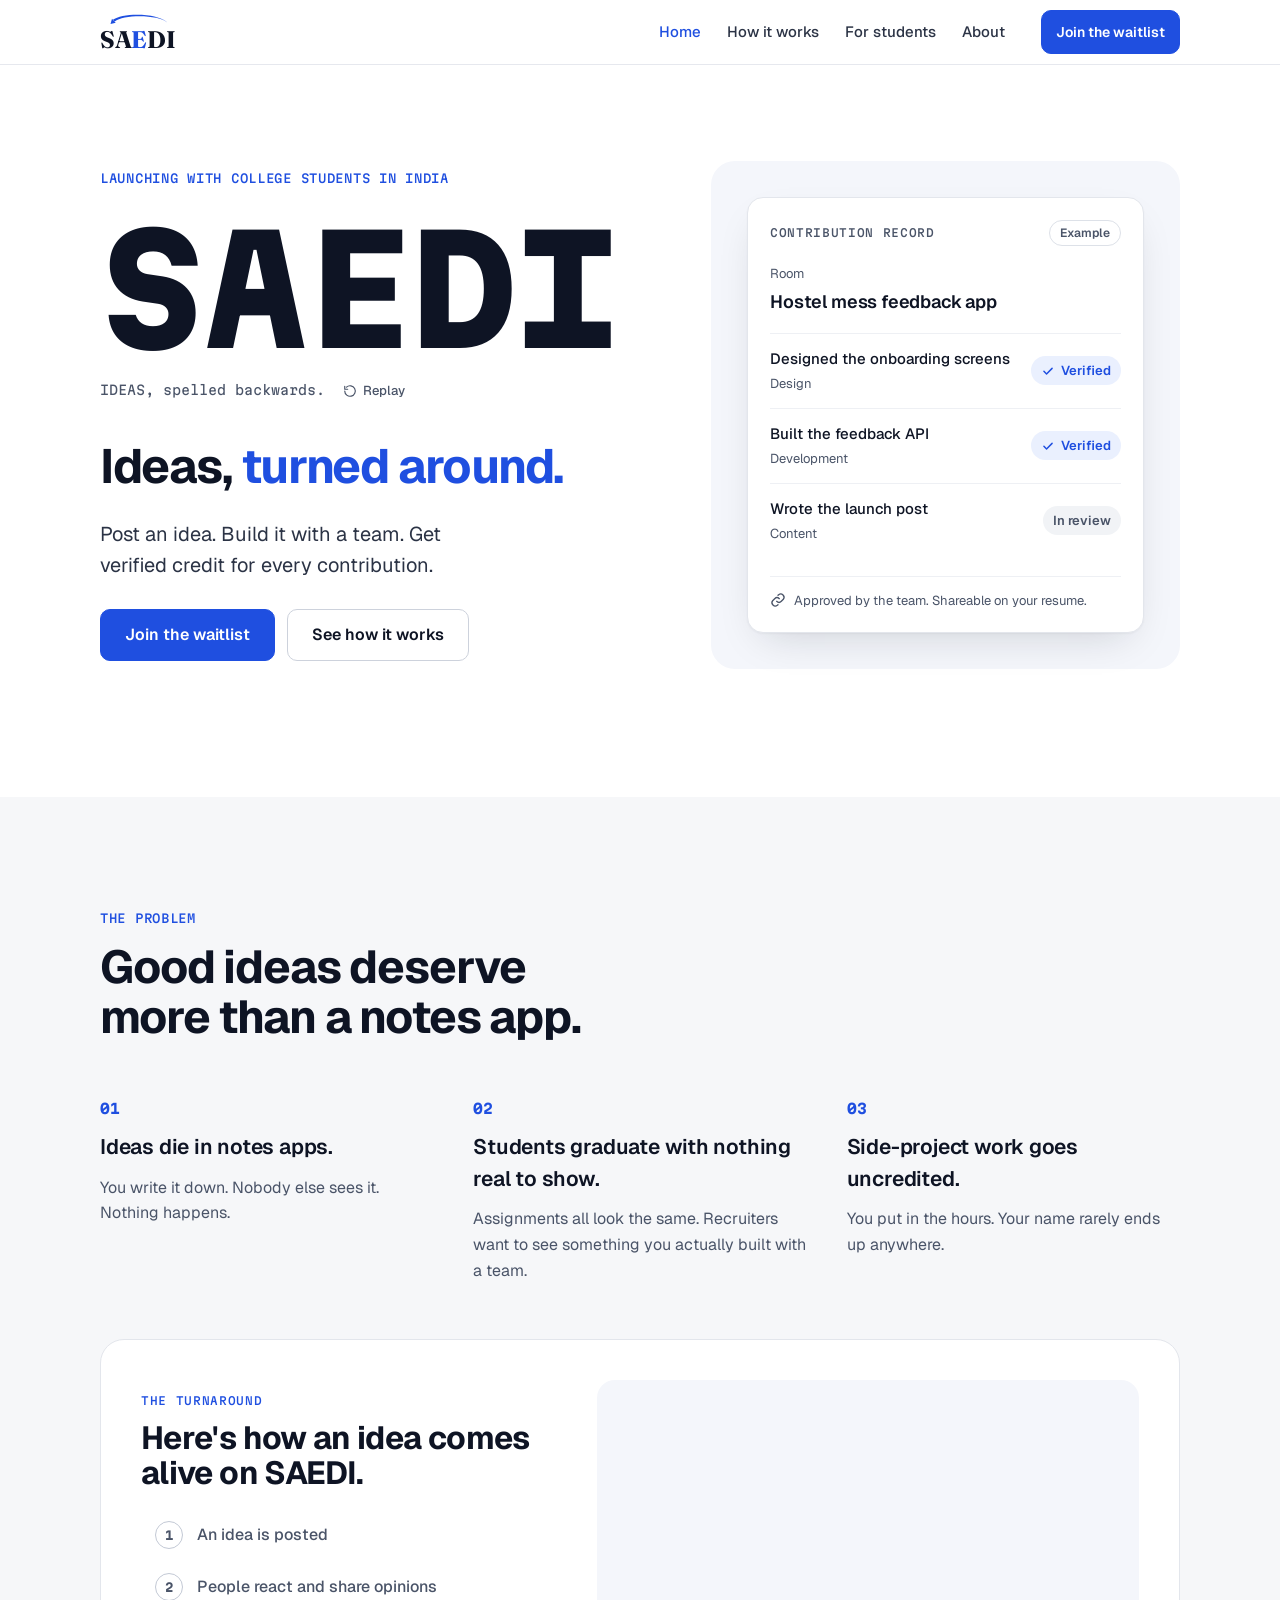
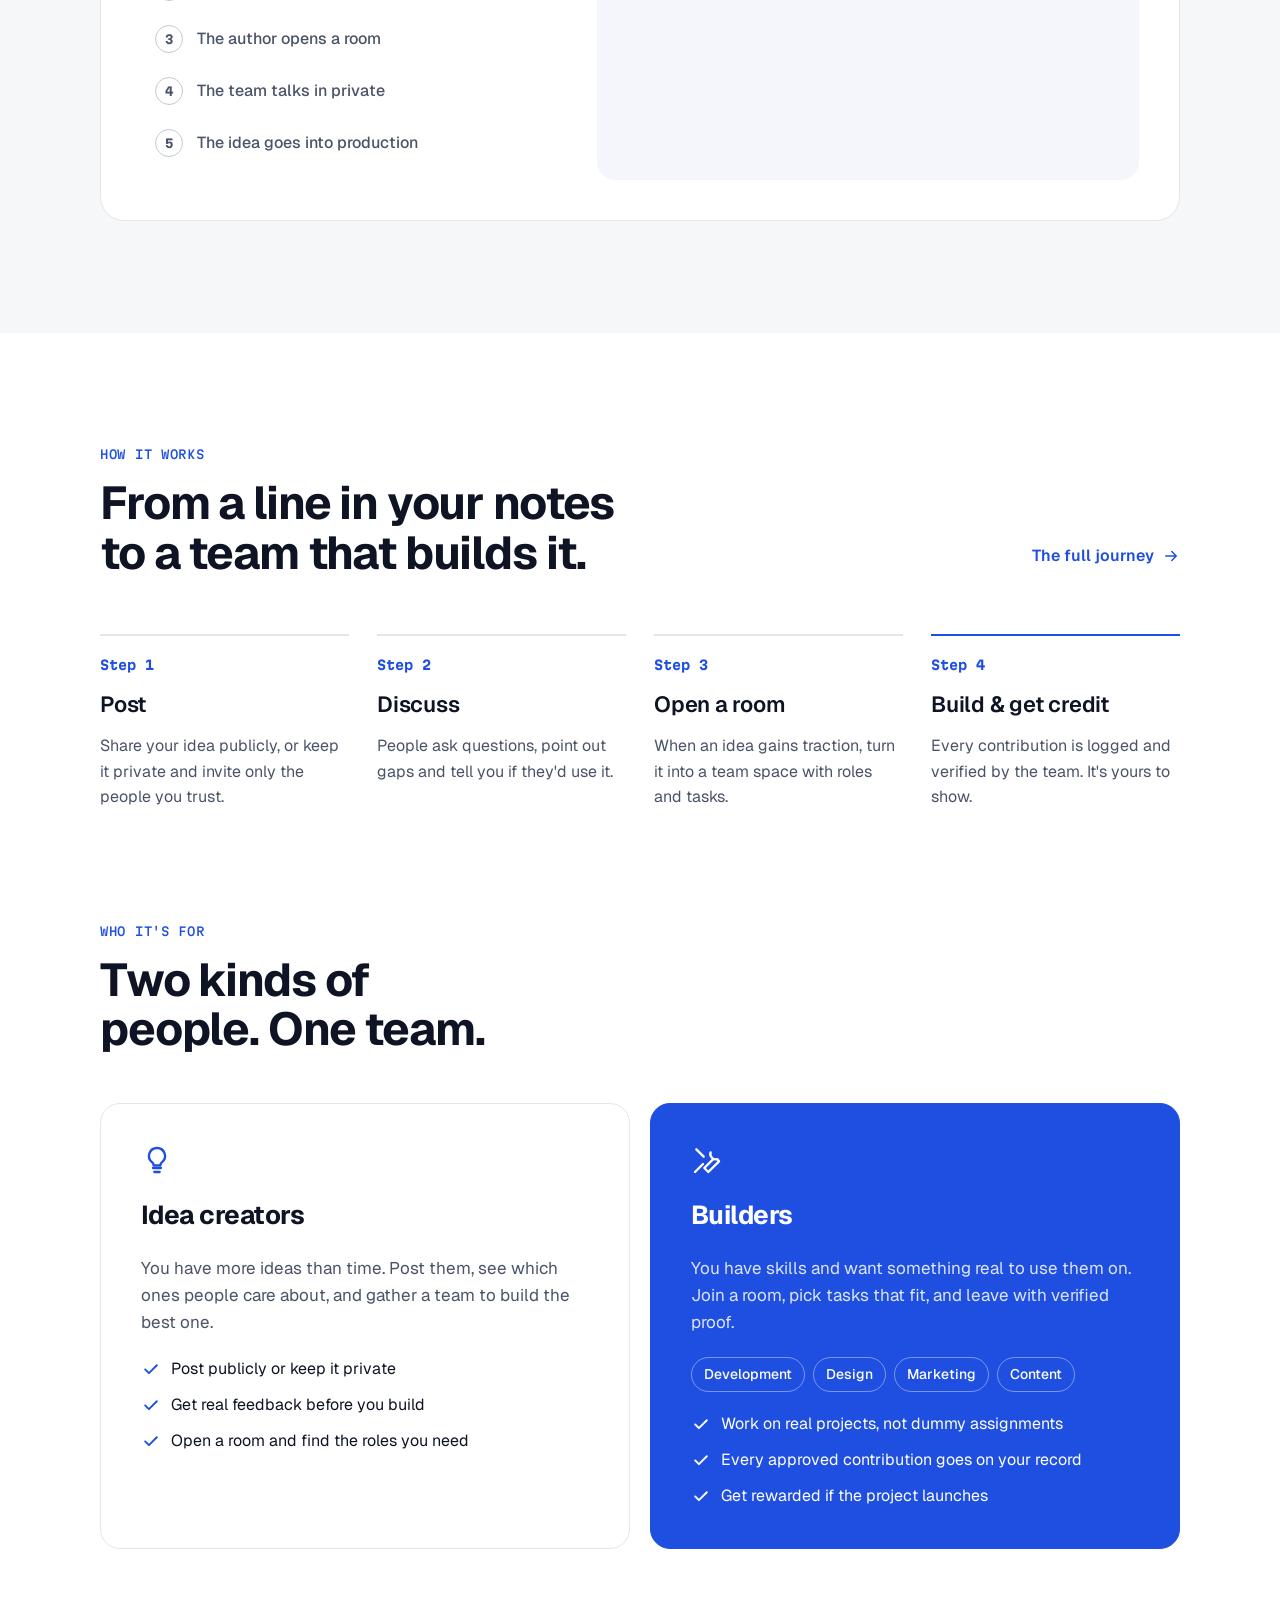
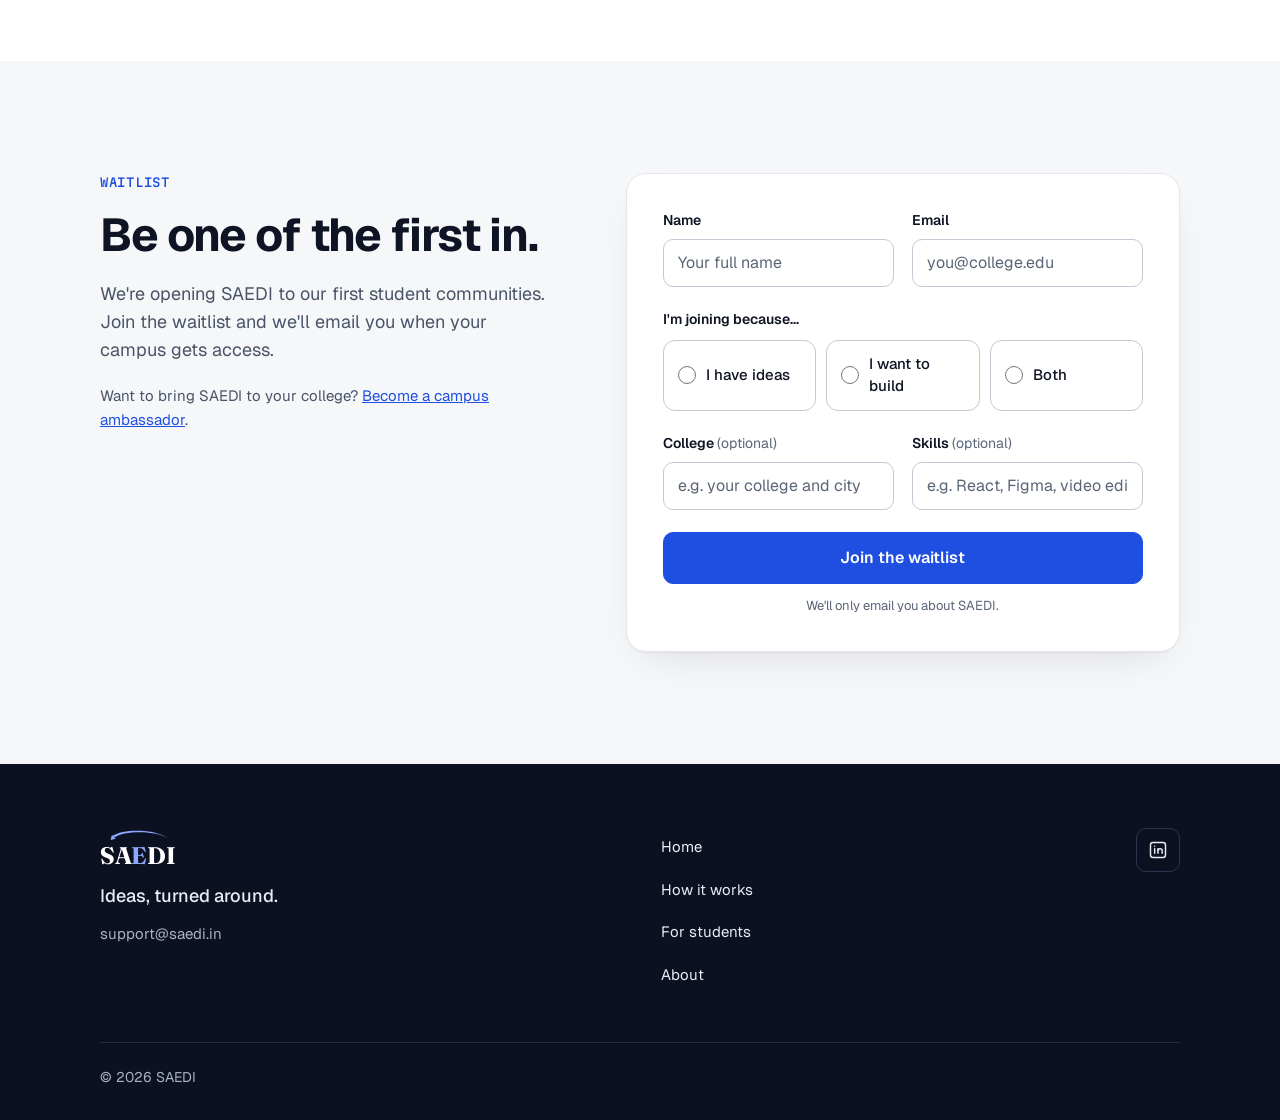
<file: index.html>
<!doctype html>
<html lang="en">
<head>
<meta charset="utf-8">
<meta name="viewport" content="width=device-width, initial-scale=1">
<title>SAEDI — Ideas, turned around.</title>
<meta name="description" content="Post an idea. Build it with a team. Get verified credit for every contribution. SAEDI is launching with college students in India.">
<meta name="theme-color" content="#1F4FE0">
<link rel="canonical" href="https://saedi.in/">
<meta property="og:url" content="https://saedi.in/">
<meta property="og:type" content="website">
<meta property="og:title" content="SAEDI — Ideas, turned around.">
<meta property="og:description" content="Post an idea. Build it with a team. Get verified credit for every contribution.">
<link rel="icon" href="assets/favicon.svg" type="image/svg+xml">
<link rel="preconnect" href="https://fonts.googleapis.com">
<link rel="preconnect" href="https://fonts.gstatic.com" crossorigin>
<link rel="stylesheet" href="https://fonts.googleapis.com/css2?family=Geist:wght@400;500;600;700&family=Martian+Mono:wght@500;700;800&family=Fraunces:opsz,wght@9..144,700&display=swap">
<link rel="stylesheet" href="css/styles.css">
</head>
<body>

<header class="hdr">
  <div class="wrap hdr__row">
    <a class="wordmark" href="index.html" aria-label="SAEDI home">
      <svg viewBox="0 0 500 90" aria-hidden="true"><path d="M450 72 C 392 6, 148 2, 86 52 L 98 64 C 156 16, 388 16, 450 72 Z" fill="currentColor"/><path d="M70 79 L79.6 45 L104.4 71 Z" fill="currentColor"/></svg>
      <span class="wordmark__text">SA<span class="e">E</span>DI</span>
    </a>
    <nav class="nav" id="site-nav" aria-label="Main">
      <a href="index.html" aria-current="page">Home</a>
      <a href="how-it-works.html">How it works</a>
      <a href="for-students.html">For students</a>
      <a href="about.html">About</a>
    </nav>
    <a class="btn" href="#waitlist">Join the waitlist</a>
    <button class="menu-btn" type="button" aria-label="Open menu" aria-controls="site-nav" aria-expanded="false">
      <svg class="ico-open" width="20" height="20" viewBox="0 0 24 24" fill="none" stroke="currentColor" stroke-width="2" stroke-linecap="round" aria-hidden="true"><path d="M4 7h16M4 12h16M4 17h16"/></svg>
      <svg class="ico-close" width="20" height="20" viewBox="0 0 24 24" fill="none" stroke="currentColor" stroke-width="2" stroke-linecap="round" aria-hidden="true"><path d="M6 6l12 12M18 6L6 18"/></svg>
    </button>
  </div>
</header>

<main>

  <!-- Hero -->
  <section class="hero" aria-labelledby="hero-title">
    <div class="wrap hero__grid">
      <div class="hero__copy">
        <p class="eyebrow">Launching with college students in India</p>
        <div class="hero__title-block">
          <h1 class="flip" id="hero-title"><span class="sr-only">SAEDI</span><span class="l l1" aria-hidden="true">I</span><span class="l l2" aria-hidden="true">D</span><span class="l l3" aria-hidden="true">E</span><span class="l l4" aria-hidden="true">A</span><span class="l l5" aria-hidden="true">S</span></h1>
          <div class="flip-note">
            <span class="flip-note__text">IDEAS, spelled backwards.</span>
            <button class="replay" type="button"><svg width="14" height="14" viewBox="0 0 24 24" fill="none" stroke="currentColor" stroke-width="2" stroke-linecap="round" stroke-linejoin="round" aria-hidden="true"><path d="M3 12a9 9 0 1 0 3-6.7"/><path d="M3 4v5h5"/></svg>Replay</button>
          </div>
        </div>
        <p class="hero__tagline">Ideas, <em>turned around.</em></p>
        <p class="lead hero__lead">Post an idea. Build it with a team. Get verified credit for every contribution.</p>
        <div class="actions">
          <a class="btn btn--lg" href="#waitlist">Join the waitlist</a>
          <a class="btn btn--ghost btn--lg" href="how-it-works.html">See how it works</a>
        </div>
      </div>

      <figure class="hero__fig">
        <div class="panel">
          <div class="record">
            <div class="record__top">
              <span class="mono-lbl">Contribution record</span>
              <span class="tag">Example</span>
            </div>
            <div class="record__room">
              <span class="record__room-lbl">Room</span>
              <span class="record__room-name">Hostel mess feedback app</span>
            </div>
            <ul class="record__list">
              <li class="record__item">
                <div class="record__task"><span class="record__task-name">Designed the onboarding screens</span><span class="record__task-role">Design</span></div>
                <span class="pill"><svg width="14" height="14" viewBox="0 0 24 24" fill="none" stroke="currentColor" stroke-width="2.5" stroke-linecap="round" stroke-linejoin="round" aria-hidden="true"><path d="M5 12.5l4.5 4.5L19 7.5"/></svg>Verified</span>
              </li>
              <li class="record__item">
                <div class="record__task"><span class="record__task-name">Built the feedback API</span><span class="record__task-role">Development</span></div>
                <span class="pill"><svg width="14" height="14" viewBox="0 0 24 24" fill="none" stroke="currentColor" stroke-width="2.5" stroke-linecap="round" stroke-linejoin="round" aria-hidden="true"><path d="M5 12.5l4.5 4.5L19 7.5"/></svg>Verified</span>
              </li>
              <li class="record__item">
                <div class="record__task"><span class="record__task-name">Wrote the launch post</span><span class="record__task-role">Content</span></div>
                <span class="pill pill--muted">In review</span>
              </li>
            </ul>
            <div class="record__foot">
              <svg width="16" height="16" viewBox="0 0 24 24" fill="none" stroke="currentColor" stroke-width="2" stroke-linecap="round" stroke-linejoin="round" aria-hidden="true"><path d="M10 14a5 5 0 0 0 7 0l3-3a5 5 0 0 0-7-7l-1 1"/><path d="M14 10a5 5 0 0 0-7 0l-3 3a5 5 0 0 0 7 7l1-1"/></svg>
              <span>Approved by the team. Shareable on your resume.</span>
            </div>
          </div>
        </div>
        <figcaption class="sr-only">An example contribution record: tasks in a room, each verified by the team.</figcaption>
      </figure>
    </div>
  </section>

  <!-- The problem + the turnaround -->
  <section class="sec sec--soft" aria-labelledby="problem-title">
    <div class="wrap col" style="--gap: 56px">
      <div class="sec__head" style="--w: 720px">
        <p class="eyebrow">The problem</p>
        <h2 class="h2" id="problem-title">Good ideas deserve more than a notes app.</h2>
      </div>

      <div class="problems">
        <div class="problem">
          <span class="problem__num">01</span>
          <h3>Ideas die in notes apps.</h3>
          <p>You write it down. Nobody else sees it. Nothing happens.</p>
        </div>
        <div class="problem">
          <span class="problem__num">02</span>
          <h3>Students graduate with nothing real to show.</h3>
          <p>Assignments all look the same. Recruiters want to see something you actually built with a team.</p>
        </div>
        <div class="problem">
          <span class="problem__num">03</span>
          <h3>Side-project work goes uncredited.</h3>
          <p>You put in the hours. Your name rarely ends up anywhere.</p>
        </div>
      </div>

      <div class="flow">
        <div class="flow__intro">
          <div class="flow__head">
            <span class="mono-lbl" style="color: var(--blue)">The turnaround</span>
            <h3 class="flow__title">Here's how an idea comes alive on SAEDI.</h3>
          </div>
          <ol class="stl">
            <li class="st" style="animation-delay: 0s"><span class="n" style="animation-delay: 0s">1</span>An idea is posted</li>
            <li class="st" style="animation-delay: 4s"><span class="n" style="animation-delay: 4s">2</span>People react and share opinions</li>
            <li class="st" style="animation-delay: 8s"><span class="n" style="animation-delay: 8s">3</span>The author opens a room</li>
            <li class="st" style="animation-delay: 12s"><span class="n" style="animation-delay: 12s">4</span>The team talks in private</li>
            <li class="st" style="animation-delay: 16s"><span class="n" style="animation-delay: 16s">5</span>The idea goes into production</li>
          </ol>
        </div>

        <div class="stagebox" aria-hidden="true">
          <!-- Scene 1: new idea -->
          <div class="sc" style="animation-delay: 0s">
            <div class="fcard fcard--col">
              <div class="fcard__row"><span class="mono-lbl">New idea</span><span class="badge">Public</span></div>
              <span class="fcard__title">Hostel mess feedback app</span>
              <span class="fcard__text">Let students rate each meal and flag issues, so the mess team knows what to fix first.</span>
              <span class="fcard__meta">Posted just now</span>
            </div>
          </div>

          <!-- Scene 2: discussion -->
          <div class="sc" style="animation-delay: 4s">
            <div class="fcard fcard--bar fcard__row"><span class="fcard__title fcard__title--sm">Hostel mess feedback app</span><span class="mono-lbl">Discussion</span></div>
            <div class="bub pop" style="animation-delay: 4.6s"><span class="av">D</span><div class="msg"><small>Developer</small>I'd use this every single day.</div></div>
            <div class="bub pop" style="animation-delay: 5.4s"><span class="av">S</span><div class="msg"><small>Student</small>How will the mess staff see the feedback?</div></div>
            <div class="bub pop" style="animation-delay: 6.2s"><span class="av">M</span><div class="msg"><small>Marketer</small>I can help spread it across my hostel.</div></div>
          </div>

          <!-- Scene 3: room opened -->
          <div class="sc" style="animation-delay: 8s">
            <div class="fcard fcard--col-lg">
              <div class="room-head">
                <span class="room-head__ico"><svg width="18" height="18" viewBox="0 0 24 24" fill="none" stroke="currentColor" stroke-width="2" stroke-linecap="round" stroke-linejoin="round"><path d="M4 21V5a2 2 0 0 1 2-2h8l6 6v12"/><path d="M2 21h20"/><path d="M14 13v.01"/></svg></span>
                <div class="room-head__text"><span class="mono-lbl">Room opened</span><span class="fcard__title fcard__title--md">Hostel mess feedback app</span></div>
              </div>
              <div class="roles">
                <div class="role pop" style="animation-delay: 8.6s"><span class="role__name">Developer</span><span class="role__state">Joined</span></div>
                <div class="role pop" style="animation-delay: 9.2s"><span class="role__name">Designer</span><span class="role__state">Joined</span></div>
                <div class="role pop" style="animation-delay: 9.8s"><span class="role__name">Marketer</span><span class="role__state">Joined</span></div>
                <div class="role role--open"><span class="role__name">Writer</span><span class="role__state">Open role</span></div>
              </div>
            </div>
          </div>

          <!-- Scene 4: private team chat -->
          <div class="sc" style="animation-delay: 12s">
            <div class="fcard fcard--col">
              <div class="fcard__row fcard__row--divided">
                <span class="fcard__title fcard__title--sm">Team chat</span>
                <span class="lock"><svg width="14" height="14" viewBox="0 0 24 24" fill="none" stroke="currentColor" stroke-width="2" stroke-linecap="round" stroke-linejoin="round"><rect x="4" y="11" width="16" height="10" rx="2"/><path d="M8 11V7a4 4 0 0 1 8 0v4"/></svg>Private to the room</span>
              </div>
              <div class="bub pop" style="animation-delay: 12.5s"><span class="av">De</span><div class="msg"><small>Designer</small>Onboarding screens are ready for review.</div></div>
              <div class="msg--me pop" style="animation-delay: 13.3s">Looks great. Approving it now.</div>
              <div class="bub pop" style="animation-delay: 14.1s"><span class="av">Dv</span><div class="msg"><small>Developer</small>Feedback API is up for testing.</div></div>
            </div>
          </div>

          <!-- Scene 5: in production -->
          <div class="sc" style="animation-delay: 16s">
            <div class="fcard fcard--col">
              <div class="fcard__row"><span class="fcard__title fcard__title--lg">Hostel mess feedback app</span><span class="badge badge--live"><i></i>In production</span></div>
              <div class="fcard__line pop" style="animation-delay: 16.6s"><span>Onboarding design</span><b>Verified</b></div>
              <div class="fcard__line pop" style="animation-delay: 17.1s"><span>Feedback API</span><b>Verified</b></div>
              <div class="fcard__line pop" style="animation-delay: 17.6s"><span>Hostel launch campaign</span><b>Verified</b></div>
              <span class="fcard__meta">Contributors are rewarded according to their contribution.</span>
            </div>
          </div>
        </div>
      </div>
    </div>
  </section>

  <!-- How it works (summary) -->
  <section class="sec" aria-labelledby="how-title">
    <div class="wrap col" style="--gap: 56px">
      <div class="sec__bar">
        <div class="sec__head">
          <p class="eyebrow">How it works</p>
          <h2 class="h2" id="how-title">From a line in your notes to a team that builds it.</h2>
        </div>
        <a class="link-more" href="how-it-works.html">The full journey<svg width="18" height="18" viewBox="0 0 24 24" fill="none" stroke="currentColor" stroke-width="2" stroke-linecap="round" stroke-linejoin="round" aria-hidden="true"><path d="M5 12h14M13 6l6 6-6 6"/></svg></a>
      </div>
      <ol class="steps">
        <li class="step">
          <span class="step__num">Step 1</span>
          <h3>Post</h3>
          <p>Share your idea publicly, or keep it private and invite only the people you trust.</p>
        </li>
        <li class="step">
          <span class="step__num">Step 2</span>
          <h3>Discuss</h3>
          <p>People ask questions, point out gaps and tell you if they'd use it.</p>
        </li>
        <li class="step">
          <span class="step__num">Step 3</span>
          <h3>Open a room</h3>
          <p>When an idea gains traction, turn it into a team space with roles and tasks.</p>
        </li>
        <li class="step step--accent">
          <span class="step__num">Step 4</span>
          <h3>Build &amp; get credit</h3>
          <p>Every contribution is logged and verified by the team. It's yours to show.</p>
        </li>
      </ol>
    </div>
  </section>

  <!-- Who it's for -->
  <section class="sec sec--flush-top" aria-labelledby="who-title">
    <div class="wrap col" style="--gap: 48px">
      <div class="sec__head">
        <p class="eyebrow">Who it's for</p>
        <h2 class="h2" id="who-title">Two kinds of people. One team.</h2>
      </div>
      <div class="who">
        <div class="who__card">
          <svg width="32" height="32" viewBox="0 0 24 24" fill="none" stroke="#1F4FE0" stroke-width="1.75" stroke-linecap="round" stroke-linejoin="round" aria-hidden="true"><path d="M9 18h6M10 21h4M12 3a6 6 0 0 0-3.6 10.8c.6.5 1 1.2 1 2V16h5.2v-.2c0-.8.4-1.5 1-2A6 6 0 0 0 12 3z"/></svg>
          <h3>Idea creators</h3>
          <p>You have more ideas than time. Post them, see which ones people care about, and gather a team to build the best one.</p>
          <ul class="checks">
            <li><svg width="20" height="20" viewBox="0 0 24 24" fill="none" stroke="#1F4FE0" stroke-width="2.25" stroke-linecap="round" stroke-linejoin="round" aria-hidden="true"><path d="M5 12.5l4.5 4.5L19 7.5"/></svg>Post publicly or keep it private</li>
            <li><svg width="20" height="20" viewBox="0 0 24 24" fill="none" stroke="#1F4FE0" stroke-width="2.25" stroke-linecap="round" stroke-linejoin="round" aria-hidden="true"><path d="M5 12.5l4.5 4.5L19 7.5"/></svg>Get real feedback before you build</li>
            <li><svg width="20" height="20" viewBox="0 0 24 24" fill="none" stroke="#1F4FE0" stroke-width="2.25" stroke-linecap="round" stroke-linejoin="round" aria-hidden="true"><path d="M5 12.5l4.5 4.5L19 7.5"/></svg>Open a room and find the roles you need</li>
          </ul>
        </div>
        <div class="who__card who__card--blue">
          <svg width="32" height="32" viewBox="0 0 24 24" fill="none" stroke="#FFFFFF" stroke-width="1.75" stroke-linecap="round" stroke-linejoin="round" aria-hidden="true"><path d="M14.7 6.3a4 4 0 0 0 5 5L21 13l-8 8-3-3 6.3-6.3"/><path d="M3 21l6-6"/><path d="M9.5 9.5L4 4"/></svg>
          <h3>Builders</h3>
          <p>You have skills and want something real to use them on. Join a room, pick tasks that fit, and leave with verified proof.</p>
          <div class="chips">
            <span class="chip chip--outline">Development</span>
            <span class="chip chip--outline">Design</span>
            <span class="chip chip--outline">Marketing</span>
            <span class="chip chip--outline">Content</span>
          </div>
          <ul class="checks">
            <li><svg width="20" height="20" viewBox="0 0 24 24" fill="none" stroke="#FFFFFF" stroke-width="2.25" stroke-linecap="round" stroke-linejoin="round" aria-hidden="true"><path d="M5 12.5l4.5 4.5L19 7.5"/></svg>Work on real projects, not dummy assignments</li>
            <li><svg width="20" height="20" viewBox="0 0 24 24" fill="none" stroke="#FFFFFF" stroke-width="2.25" stroke-linecap="round" stroke-linejoin="round" aria-hidden="true"><path d="M5 12.5l4.5 4.5L19 7.5"/></svg>Every approved contribution goes on your record</li>
            <li><svg width="20" height="20" viewBox="0 0 24 24" fill="none" stroke="#FFFFFF" stroke-width="2.25" stroke-linecap="round" stroke-linejoin="round" aria-hidden="true"><path d="M5 12.5l4.5 4.5L19 7.5"/></svg>Get rewarded if the project launches</li>
          </ul>
        </div>
      </div>
    </div>
  </section>

  <!-- Waitlist -->
  <section class="sec sec--soft" id="waitlist" aria-labelledby="wl-title">
    <div class="wrap wl">
      <div class="col" style="--gap: 20px">
        <p class="eyebrow">Waitlist</p>
        <h2 class="h2" id="wl-title">Be one of the first in.</h2>
        <p class="lead">We're opening SAEDI to our first student communities. Join the waitlist and we'll email you when your campus gets access.</p>
        <p class="note">Want to bring SAEDI to your college? <a href="for-students.html#ambassador">Become a campus ambassador</a>.</p>
      </div>

      <div class="wl-form">
        <form aria-label="Join the SAEDI waitlist">
          <div class="wl-form__row">
            <div class="field">
              <label for="wl-name">Name</label>
              <input class="input" id="wl-name" name="name" type="text" autocomplete="name" required placeholder="Your full name">
            </div>
            <div class="field">
              <label for="wl-email">Email</label>
              <input class="input" id="wl-email" name="email" type="email" autocomplete="email" required placeholder="you@college.edu">
            </div>
          </div>
          <fieldset>
            <legend>I'm joining because…</legend>
            <div class="choices">
              <label class="choice" for="wl-role-ideas"><input id="wl-role-ideas" type="radio" name="role" value="ideas" required>I have ideas</label>
              <label class="choice" for="wl-role-build"><input id="wl-role-build" type="radio" name="role" value="build">I want to build</label>
              <label class="choice" for="wl-role-both"><input id="wl-role-both" type="radio" name="role" value="both">Both</label>
            </div>
          </fieldset>
          <div class="wl-form__row">
            <div class="field">
              <label for="wl-college">College <span class="opt">(optional)</span></label>
              <input class="input" id="wl-college" name="college" type="text" autocomplete="organization" placeholder="e.g. your college and city">
            </div>
            <div class="field">
              <label for="wl-skills">Skills <span class="opt">(optional)</span></label>
              <input class="input" id="wl-skills" name="skills" type="text" placeholder="e.g. React, Figma, video editing">
            </div>
          </div>
          <div class="hp" aria-hidden="true"><label for="wl-website">Website</label><input id="wl-website" name="website" type="text" tabindex="-1" autocomplete="off"></div>
          <div class="wl-form__submit">
            <p class="wl-form__error" role="alert" hidden>Something went wrong. Please try again, or email us at <a href="mailto:support@saedi.in">support@saedi.in</a>.</p>
            <button class="btn btn--lg btn--block" type="submit">Join the waitlist</button>
            <p class="wl-form__fine">We'll only email you about SAEDI.</p>
          </div>
        </form>
        <div class="wl-form__done" role="status">
          <span class="wl-form__check"><svg width="28" height="28" viewBox="0 0 24 24" fill="none" stroke="currentColor" stroke-width="2.5" stroke-linecap="round" stroke-linejoin="round" aria-hidden="true"><path d="M5 12.5l4.5 4.5L19 7.5"/></svg></span>
          <h3>You're on the list, <span data-first>friend</span>.</h3>
          <p>We'll email <strong data-email></strong> when SAEDI opens for your campus.</p>
          <p>Know someone with an idea, or the skills to build one? Send them our way.</p>
          <button class="btn btn--ghost wl-form__reset" type="button">Add someone else</button>
        </div>
      </div>
    </div>
  </section>

</main>

<footer class="ftr">
  <div class="wrap ftr__inner">
    <div class="ftr__row">
      <div class="ftr__brand">
        <a class="wordmark" href="index.html" aria-label="SAEDI home">
          <svg viewBox="0 0 500 90" aria-hidden="true"><path d="M450 72 C 392 6, 148 2, 86 52 L 98 64 C 156 16, 388 16, 450 72 Z" fill="currentColor"/><path d="M70 79 L79.6 45 L104.4 71 Z" fill="currentColor"/></svg>
          <span class="wordmark__text">SA<span class="e">E</span>DI</span>
        </a>
        <p class="ftr__tag">Ideas, turned around.</p>
        <a class="ftr__mail" href="mailto:support@saedi.in">support@saedi.in</a>
      </div>
      <nav class="ftr__nav" aria-label="Footer">
        <a href="index.html">Home</a>
        <a href="how-it-works.html">How it works</a>
        <a href="for-students.html">For students</a>
        <a href="about.html">About</a>
      </nav>
      <div class="ftr__soc">
        <a class="soc" href="https://www.linkedin.com/company/saedi-in/" target="_blank" rel="noopener" aria-label="SAEDI on LinkedIn"><svg width="20" height="20" viewBox="0 0 24 24" fill="none" stroke="currentColor" stroke-width="1.75" stroke-linecap="round" stroke-linejoin="round" aria-hidden="true"><rect x="3" y="3" width="18" height="18" rx="3"/><path d="M8 10.5V16"/><path d="M8 7.5v.01"/><path d="M12 16v-5.5"/><path d="M12 13a2.5 2.5 0 0 1 5 0v3"/></svg></a>
      </div>
    </div>
    <div class="ftr__legal">© 2026 SAEDI</div>
  </div>
</footer>

<script src="js/config.js"></script>
<script src="js/main.js"></script>
</body>
</html>
</file>
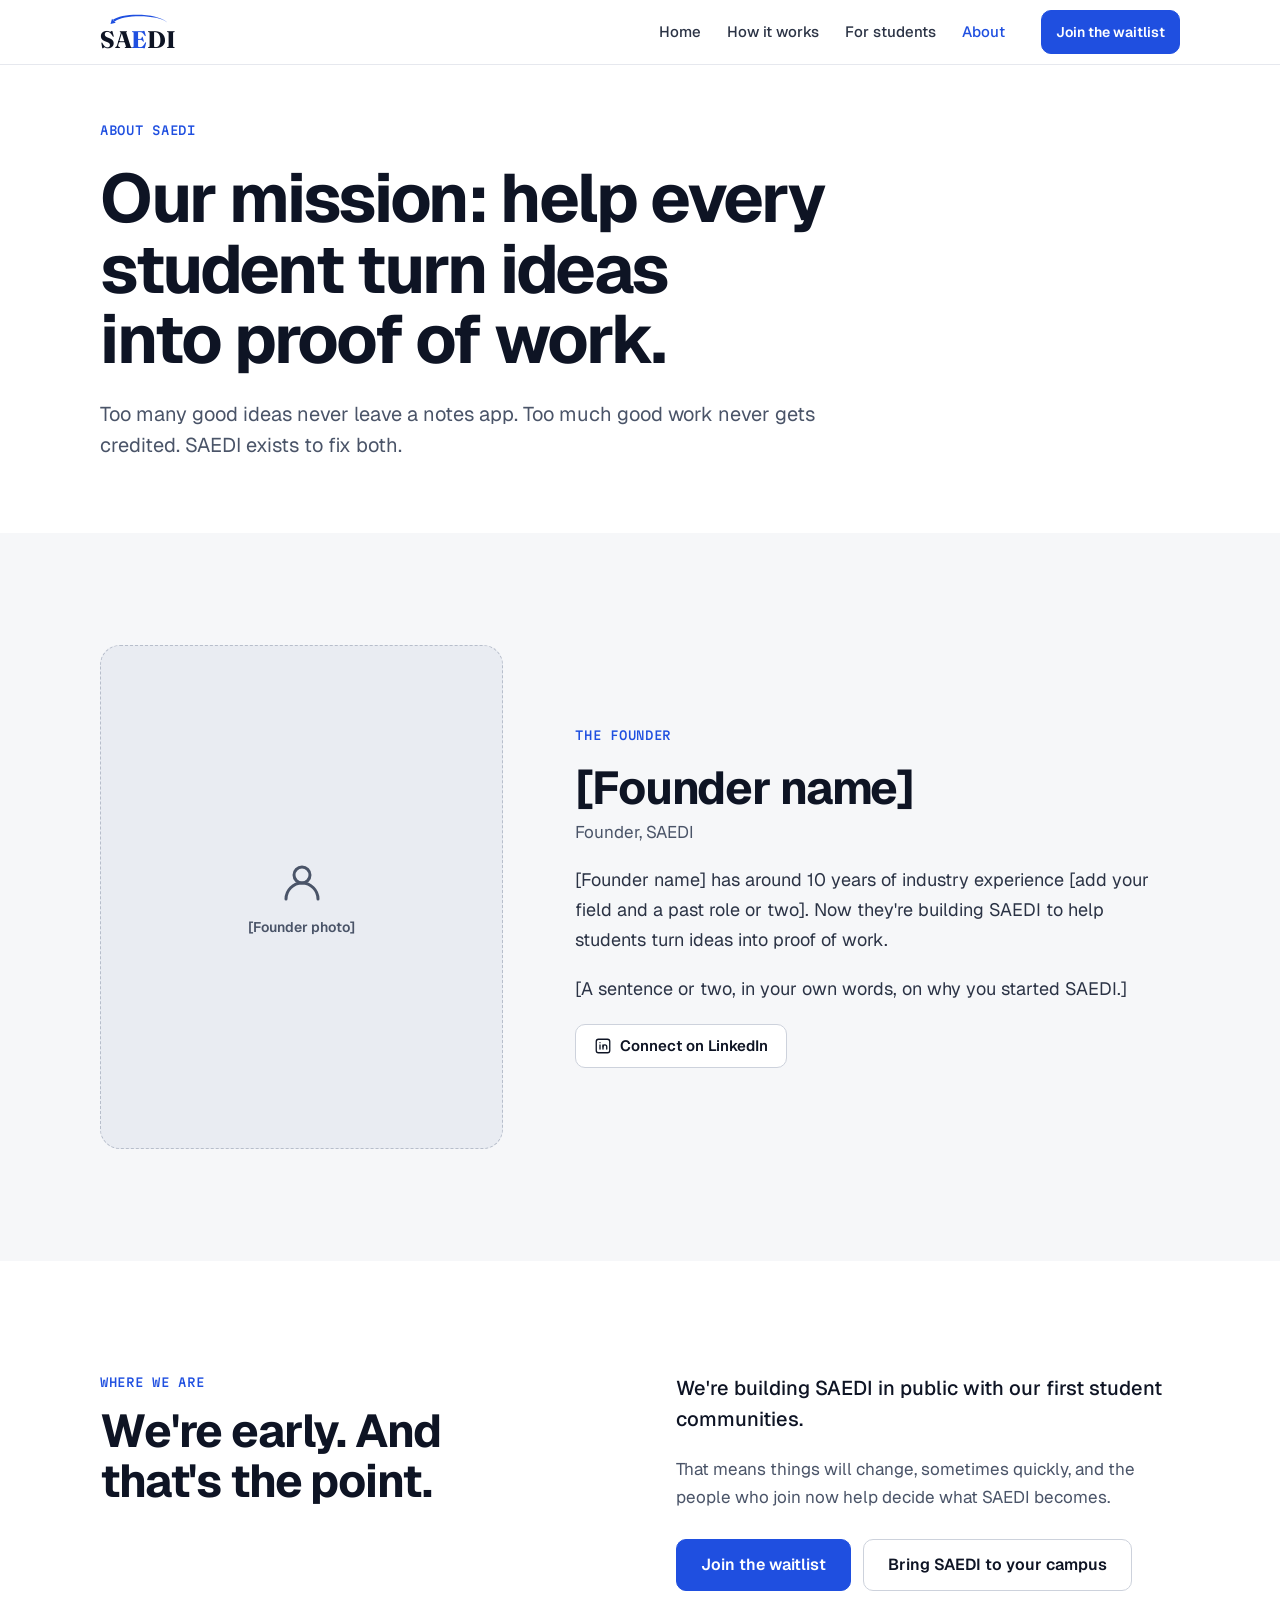
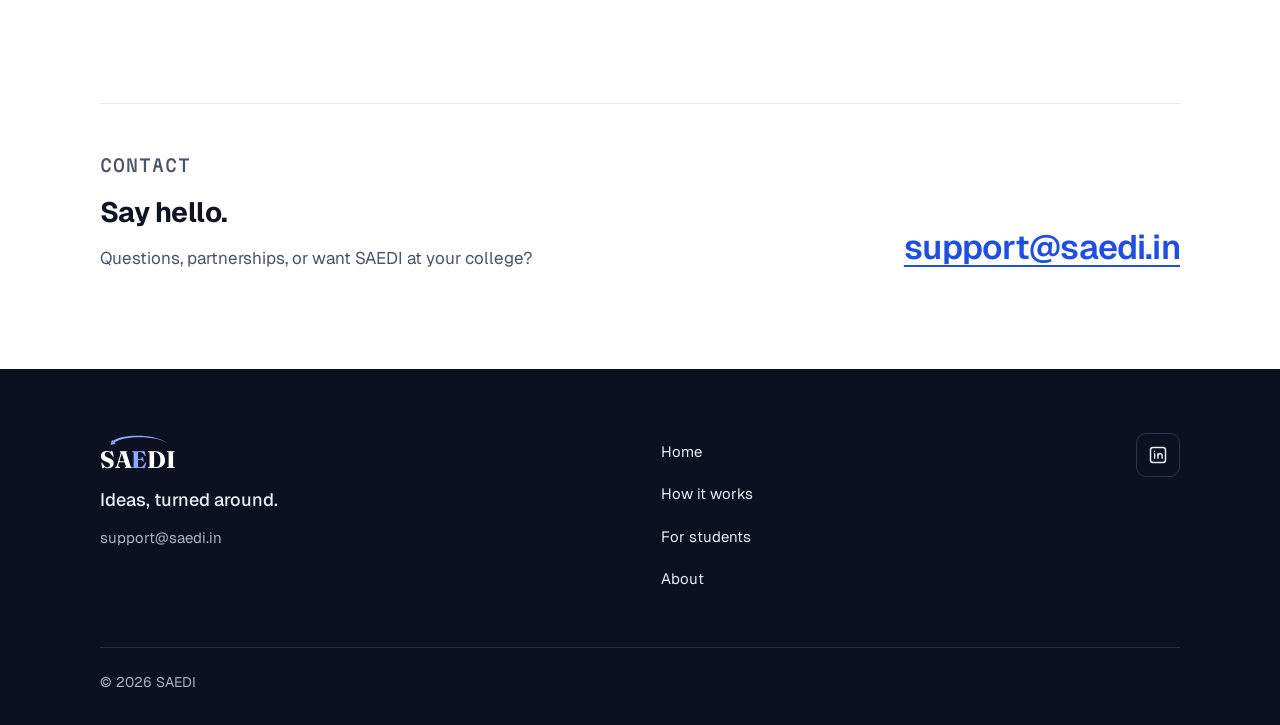
<file: about.html>
<!doctype html>
<html lang="en">
<head>
<meta charset="utf-8">
<meta name="viewport" content="width=device-width, initial-scale=1">
<title>About — SAEDI</title>
<meta name="description" content="Our mission: help every student turn ideas into proof of work. SAEDI is being built in public with its first student communities.">
<meta name="theme-color" content="#1F4FE0">
<link rel="canonical" href="https://saedi.in/about.html">
<meta property="og:url" content="https://saedi.in/about.html">
<meta property="og:type" content="website">
<meta property="og:title" content="About — SAEDI">
<meta property="og:description" content="Our mission: help every student turn ideas into proof of work.">
<link rel="icon" href="assets/favicon.svg" type="image/svg+xml">
<link rel="preconnect" href="https://fonts.googleapis.com">
<link rel="preconnect" href="https://fonts.gstatic.com" crossorigin>
<link rel="stylesheet" href="https://fonts.googleapis.com/css2?family=Geist:wght@400;500;600;700&family=Martian+Mono:wght@500;700;800&family=Fraunces:opsz,wght@9..144,700&display=swap">
<link rel="stylesheet" href="css/styles.css">
</head>
<body>

<header class="hdr">
  <div class="wrap hdr__row">
    <a class="wordmark" href="index.html" aria-label="SAEDI home">
      <svg viewBox="0 0 500 90" aria-hidden="true"><path d="M450 72 C 392 6, 148 2, 86 52 L 98 64 C 156 16, 388 16, 450 72 Z" fill="currentColor"/><path d="M70 79 L79.6 45 L104.4 71 Z" fill="currentColor"/></svg>
      <span class="wordmark__text">SA<span class="e">E</span>DI</span>
    </a>
    <nav class="nav" id="site-nav" aria-label="Main">
      <a href="index.html">Home</a>
      <a href="how-it-works.html">How it works</a>
      <a href="for-students.html">For students</a>
      <a href="about.html" aria-current="page">About</a>
    </nav>
    <a class="btn" href="index.html#waitlist">Join the waitlist</a>
    <button class="menu-btn" type="button" aria-label="Open menu" aria-controls="site-nav" aria-expanded="false">
      <svg class="ico-open" width="20" height="20" viewBox="0 0 24 24" fill="none" stroke="currentColor" stroke-width="2" stroke-linecap="round" aria-hidden="true"><path d="M4 7h16M4 12h16M4 17h16"/></svg>
      <svg class="ico-close" width="20" height="20" viewBox="0 0 24 24" fill="none" stroke="currentColor" stroke-width="2" stroke-linecap="round" aria-hidden="true"><path d="M6 6l12 12M18 6L6 18"/></svg>
    </button>
  </div>
</header>

<main>

  <section class="page-hero">
    <div class="wrap col" style="--gap: 24px">
      <p class="eyebrow">About SAEDI</p>
      <h1 class="page-hero__title page-hero__title--about">Our mission: help every student turn ideas into proof of work.</h1>
      <p class="lead lead--lg" style="max-width: 56ch">Too many good ideas never leave a notes app. Too much good work never gets credited. SAEDI exists to fix both.</p>
    </div>
  </section>

  <section class="sec sec--soft" aria-labelledby="founder-title">
    <div class="wrap founder">
      <figure class="founder__fig">
        <div class="founder__photo">
          <svg width="48" height="48" viewBox="0 0 24 24" fill="none" stroke="currentColor" stroke-width="1.5" stroke-linecap="round" stroke-linejoin="round" aria-hidden="true"><circle cx="12" cy="9" r="4"/><path d="M4 21a8 8 0 0 1 16 0"/></svg>
          <span>[Founder photo]</span>
        </div>
        <figcaption class="sr-only">Photo of the founder</figcaption>
      </figure>
      <div class="founder__copy">
        <p class="eyebrow">The founder</p>
        <div class="founder__name">
          <h2 class="h2" id="founder-title">[Founder name]</h2>
          <span class="founder__role">Founder, SAEDI</span>
        </div>
        <p class="founder__bio">[Founder name] has around 10 years of industry experience [add your field and a past role or two]. Now they're building SAEDI to help students turn ideas into proof of work.</p>
        <p class="founder__bio">[A sentence or two, in your own words, on why you started SAEDI.]</p>
        <a class="btn btn--ghost" href="#"><svg width="18" height="18" viewBox="0 0 24 24" fill="none" stroke="currentColor" stroke-width="1.75" stroke-linecap="round" stroke-linejoin="round" aria-hidden="true"><rect x="3" y="3" width="18" height="18" rx="3"/><path d="M8 10.5V16"/><path d="M8 7.5v.01"/><path d="M12 16v-5.5"/><path d="M12 13a2.5 2.5 0 0 1 5 0v3"/></svg>Connect on LinkedIn</a>
      </div>
    </div>
  </section>

  <section class="sec" aria-labelledby="stage-title">
    <div class="wrap stage">
      <div class="col" style="--gap: 16px">
        <p class="eyebrow">Where we are</p>
        <h2 class="h2" id="stage-title">We're early. And that's the point.</h2>
      </div>
      <div class="col" style="--gap: 20px">
        <p class="stage__lead">We're building SAEDI in public with our first student communities.</p>
        <p class="stage__text">That means things will change, sometimes quickly, and the people who join now help decide what SAEDI becomes.</p>
        <div class="actions stage__actions">
          <a class="btn btn--lg" href="index.html#waitlist">Join the waitlist</a>
          <a class="btn btn--ghost btn--lg" href="for-students.html#ambassador">Bring SAEDI to your campus</a>
        </div>
      </div>
    </div>
  </section>

  <section class="sec--contact" aria-labelledby="contact-title">
    <div class="wrap">
      <div class="contact">
        <div class="contact__copy">
          <p class="eyebrow">Contact</p>
          <h2 id="contact-title">Say hello.</h2>
          <p>Questions, partnerships, or want SAEDI at your college?</p>
        </div>
        <a class="contact__mail" href="mailto:support@saedi.in">support@saedi.in</a>
      </div>
    </div>
  </section>

</main>

<footer class="ftr">
  <div class="wrap ftr__inner">
    <div class="ftr__row">
      <div class="ftr__brand">
        <a class="wordmark" href="index.html" aria-label="SAEDI home">
          <svg viewBox="0 0 500 90" aria-hidden="true"><path d="M450 72 C 392 6, 148 2, 86 52 L 98 64 C 156 16, 388 16, 450 72 Z" fill="currentColor"/><path d="M70 79 L79.6 45 L104.4 71 Z" fill="currentColor"/></svg>
          <span class="wordmark__text">SA<span class="e">E</span>DI</span>
        </a>
        <p class="ftr__tag">Ideas, turned around.</p>
        <a class="ftr__mail" href="mailto:support@saedi.in">support@saedi.in</a>
      </div>
      <nav class="ftr__nav" aria-label="Footer">
        <a href="index.html">Home</a>
        <a href="how-it-works.html">How it works</a>
        <a href="for-students.html">For students</a>
        <a href="about.html">About</a>
      </nav>
      <div class="ftr__soc">
        <a class="soc" href="https://www.linkedin.com/company/saedi-in/" target="_blank" rel="noopener" aria-label="SAEDI on LinkedIn"><svg width="20" height="20" viewBox="0 0 24 24" fill="none" stroke="currentColor" stroke-width="1.75" stroke-linecap="round" stroke-linejoin="round" aria-hidden="true"><rect x="3" y="3" width="18" height="18" rx="3"/><path d="M8 10.5V16"/><path d="M8 7.5v.01"/><path d="M12 16v-5.5"/><path d="M12 13a2.5 2.5 0 0 1 5 0v3"/></svg></a>
      </div>
    </div>
    <div class="ftr__legal">© 2026 SAEDI</div>
  </div>
</footer>

<script src="js/config.js"></script>
<script src="js/main.js"></script>
</body>
</html>
</file>
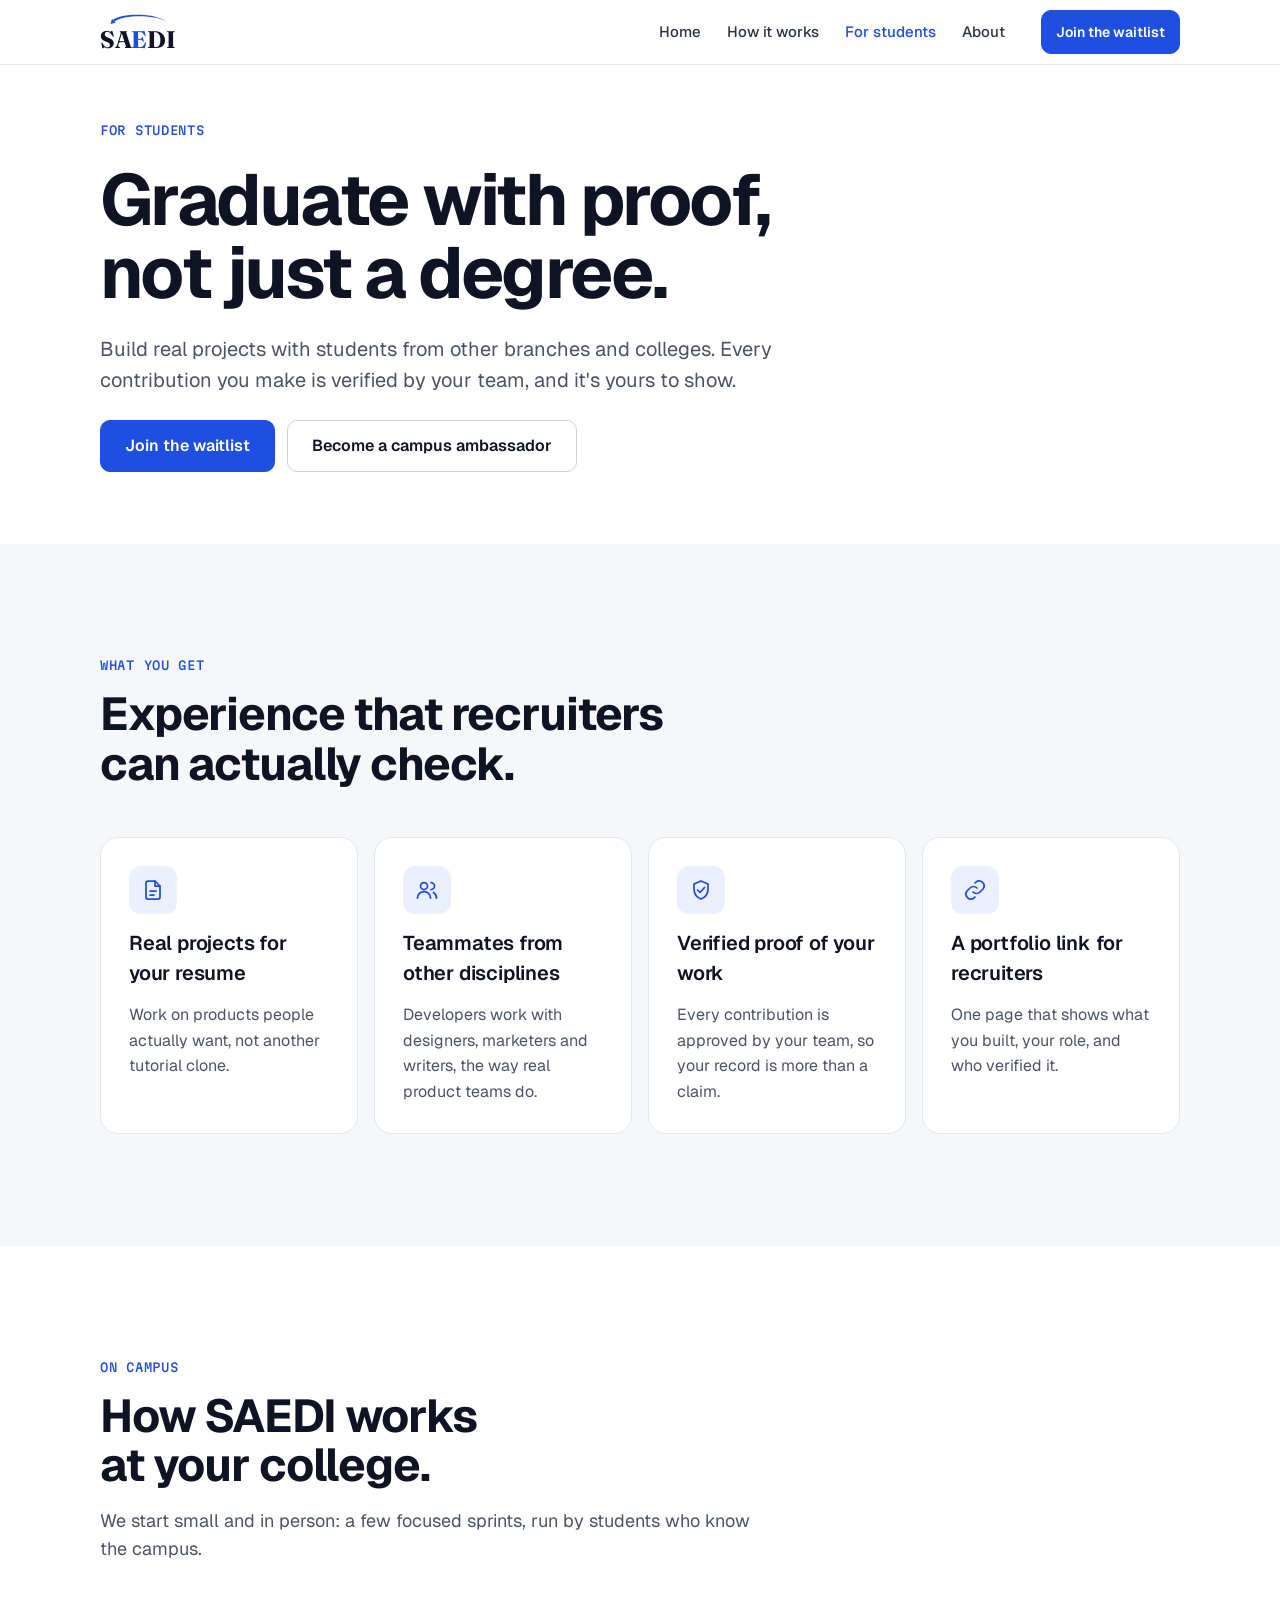
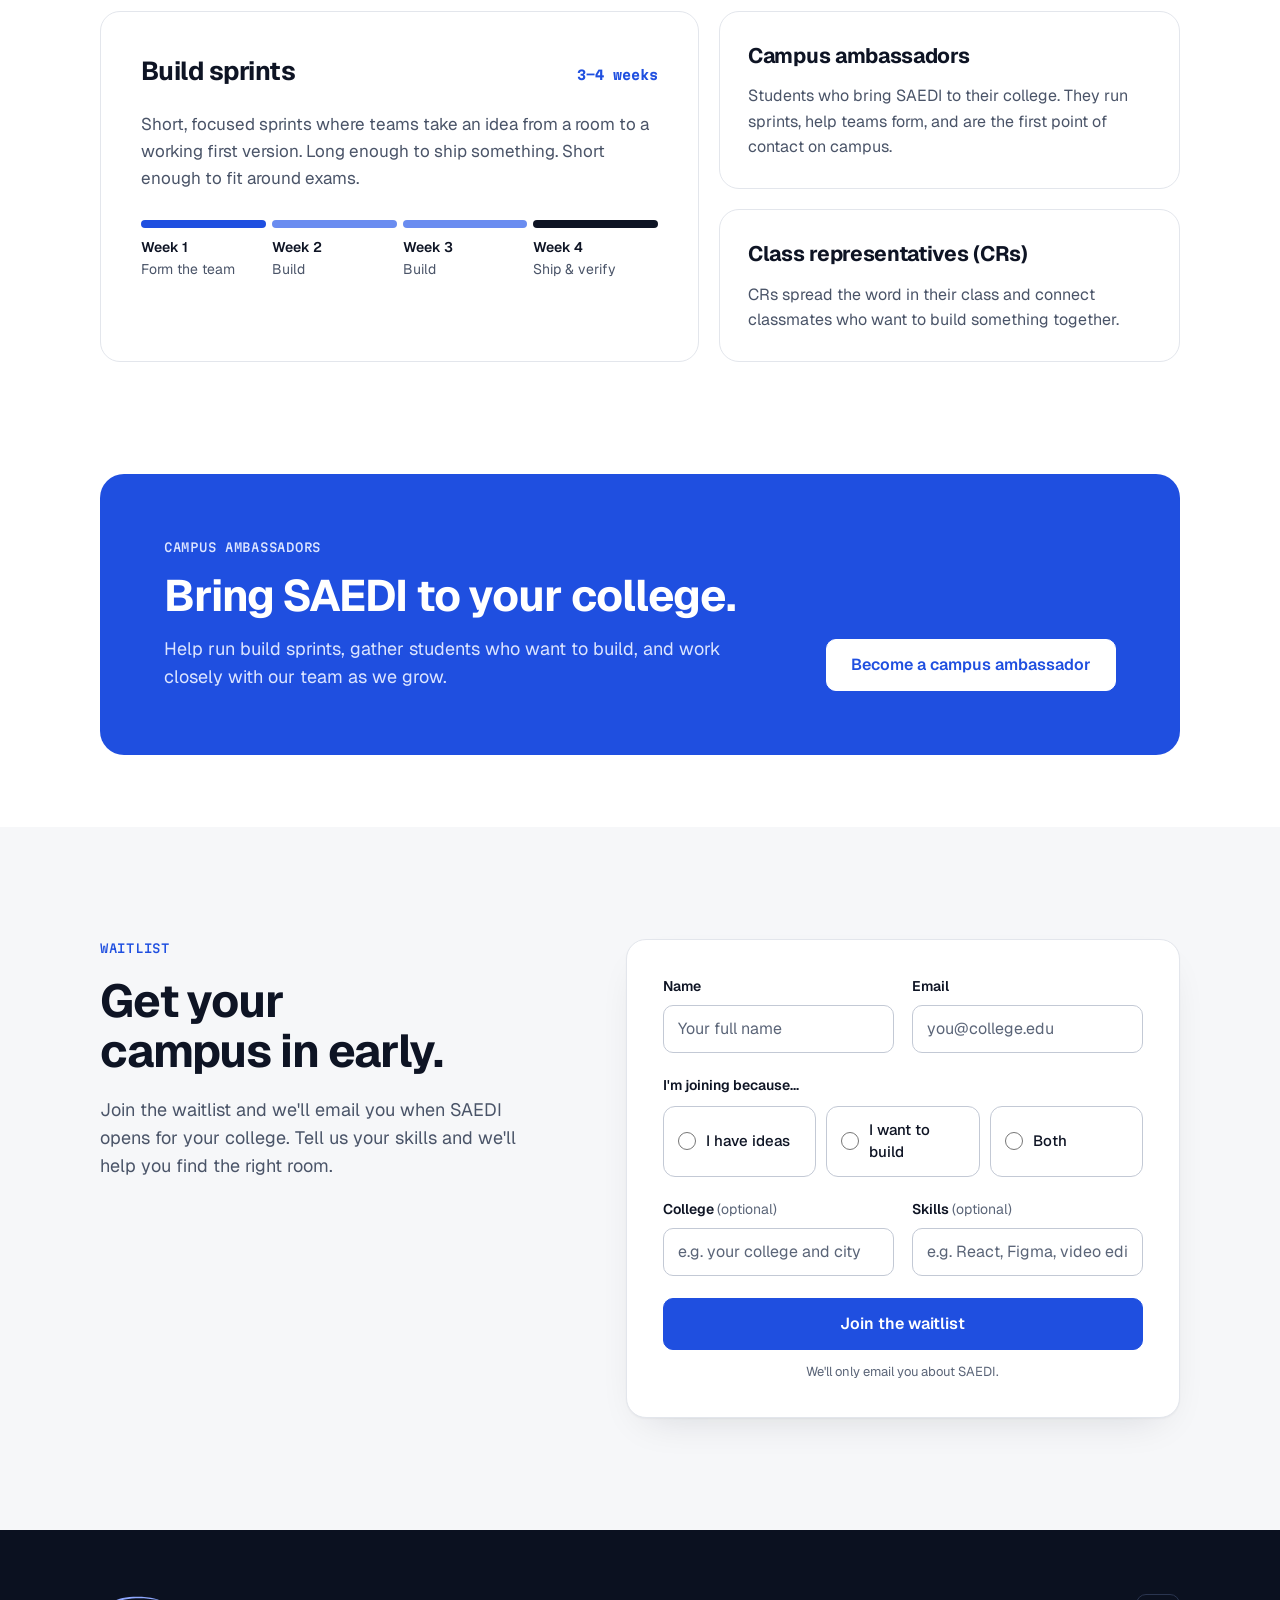
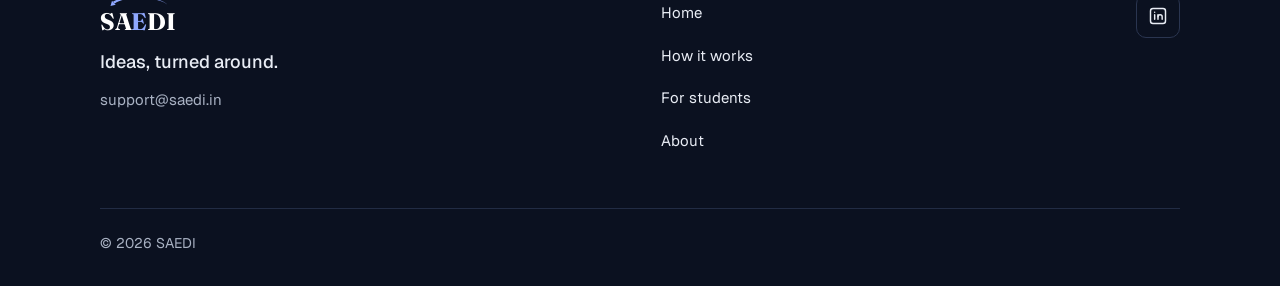
<file: for-students.html>
<!doctype html>
<html lang="en">
<head>
<meta charset="utf-8">
<meta name="viewport" content="width=device-width, initial-scale=1">
<title>For students — SAEDI</title>
<meta name="description" content="Graduate with proof, not just a degree. Build real projects with students from other branches and colleges, with every contribution verified by your team.">
<meta name="theme-color" content="#1F4FE0">
<link rel="canonical" href="https://saedi.in/for-students.html">
<meta property="og:url" content="https://saedi.in/for-students.html">
<meta property="og:type" content="website">
<meta property="og:title" content="For students — SAEDI">
<meta property="og:description" content="Graduate with proof, not just a degree.">
<link rel="icon" href="assets/favicon.svg" type="image/svg+xml">
<link rel="preconnect" href="https://fonts.googleapis.com">
<link rel="preconnect" href="https://fonts.gstatic.com" crossorigin>
<link rel="stylesheet" href="https://fonts.googleapis.com/css2?family=Geist:wght@400;500;600;700&family=Martian+Mono:wght@500;700;800&family=Fraunces:opsz,wght@9..144,700&display=swap">
<link rel="stylesheet" href="css/styles.css">
</head>
<body>

<header class="hdr">
  <div class="wrap hdr__row">
    <a class="wordmark" href="index.html" aria-label="SAEDI home">
      <svg viewBox="0 0 500 90" aria-hidden="true"><path d="M450 72 C 392 6, 148 2, 86 52 L 98 64 C 156 16, 388 16, 450 72 Z" fill="currentColor"/><path d="M70 79 L79.6 45 L104.4 71 Z" fill="currentColor"/></svg>
      <span class="wordmark__text">SA<span class="e">E</span>DI</span>
    </a>
    <nav class="nav" id="site-nav" aria-label="Main">
      <a href="index.html">Home</a>
      <a href="how-it-works.html">How it works</a>
      <a href="for-students.html" aria-current="page">For students</a>
      <a href="about.html">About</a>
    </nav>
    <a class="btn" href="#waitlist">Join the waitlist</a>
    <button class="menu-btn" type="button" aria-label="Open menu" aria-controls="site-nav" aria-expanded="false">
      <svg class="ico-open" width="20" height="20" viewBox="0 0 24 24" fill="none" stroke="currentColor" stroke-width="2" stroke-linecap="round" aria-hidden="true"><path d="M4 7h16M4 12h16M4 17h16"/></svg>
      <svg class="ico-close" width="20" height="20" viewBox="0 0 24 24" fill="none" stroke="currentColor" stroke-width="2" stroke-linecap="round" aria-hidden="true"><path d="M6 6l12 12M18 6L6 18"/></svg>
    </button>
  </div>
</header>

<main>

  <section class="page-hero">
    <div class="wrap col col--start" style="--gap: 24px">
      <p class="eyebrow">For students</p>
      <h1 class="page-hero__title page-hero__title--students">Graduate with proof, not just a degree.</h1>
      <p class="lead lead--lg" style="max-width: 52ch">Build real projects with students from other branches and colleges. Every contribution you make is verified by your team, and it's yours to show.</p>
      <div class="actions">
        <a class="btn btn--lg" href="#waitlist">Join the waitlist</a>
        <a class="btn btn--ghost btn--lg" href="#ambassador">Become a campus ambassador</a>
      </div>
    </div>
  </section>

  <section class="sec sec--soft" aria-labelledby="get-title">
    <div class="wrap col" style="--gap: 48px">
      <div class="sec__head">
        <p class="eyebrow">What you get</p>
        <h2 class="h2" id="get-title">Experience that recruiters can actually check.</h2>
      </div>
      <div class="gcards">
        <div class="gcard">
          <span class="icon"><svg width="24" height="24" viewBox="0 0 24 24" fill="none" stroke="currentColor" stroke-width="1.75" stroke-linecap="round" stroke-linejoin="round" aria-hidden="true"><path d="M14 3H7a2 2 0 0 0-2 2v14a2 2 0 0 0 2 2h10a2 2 0 0 0 2-2V8z"/><path d="M14 3v5h5"/><path d="M9 13h6M9 17h4"/></svg></span>
          <h3>Real projects for your resume</h3>
          <p>Work on products people actually want, not another tutorial clone.</p>
        </div>
        <div class="gcard">
          <span class="icon"><svg width="24" height="24" viewBox="0 0 24 24" fill="none" stroke="currentColor" stroke-width="1.75" stroke-linecap="round" stroke-linejoin="round" aria-hidden="true"><circle cx="9" cy="8" r="3.5"/><path d="M2.5 20a6.5 6.5 0 0 1 13 0"/><path d="M16 4.5a3.5 3.5 0 0 1 0 7"/><path d="M18.5 14.5a6.5 6.5 0 0 1 3 5.5"/></svg></span>
          <h3>Teammates from other disciplines</h3>
          <p>Developers work with designers, marketers and writers, the way real product teams do.</p>
        </div>
        <div class="gcard">
          <span class="icon"><svg width="24" height="24" viewBox="0 0 24 24" fill="none" stroke="currentColor" stroke-width="1.75" stroke-linecap="round" stroke-linejoin="round" aria-hidden="true"><path d="M12 3l7 3v5c0 4.5-3 8.3-7 10-4-1.7-7-5.5-7-10V6z"/><path d="M8.5 12l2.5 2.5 4.5-5"/></svg></span>
          <h3>Verified proof of your work</h3>
          <p>Every contribution is approved by your team, so your record is more than a claim.</p>
        </div>
        <div class="gcard">
          <span class="icon"><svg width="24" height="24" viewBox="0 0 24 24" fill="none" stroke="currentColor" stroke-width="1.75" stroke-linecap="round" stroke-linejoin="round" aria-hidden="true"><path d="M10 14a5 5 0 0 0 7 0l3-3a5 5 0 0 0-7-7l-1 1"/><path d="M14 10a5 5 0 0 0-7 0l-3 3a5 5 0 0 0 7 7l1-1"/></svg></span>
          <h3>A portfolio link for recruiters</h3>
          <p>One page that shows what you built, your role, and who verified it.</p>
        </div>
      </div>
    </div>
  </section>

  <section class="sec" aria-labelledby="campus-title">
    <div class="wrap col" style="--gap: 48px">
      <div class="sec__head" style="--w: 680px">
        <p class="eyebrow">On campus</p>
        <h2 class="h2" id="campus-title">How SAEDI works at your college.</h2>
        <p class="lead">We start small and in person: a few focused sprints, run by students who know the campus.</p>
      </div>
      <div class="campus">
        <div class="card card--lg">
          <div class="sprint__top">
            <h3>Build sprints</h3>
            <span class="sprint__len">3–4 weeks</span>
          </div>
          <p>Short, focused sprints where teams take an idea from a room to a working first version. Long enough to ship something. Short enough to fit around exams.</p>
          <div class="sprint__plan">
            <div class="weeks weeks__bar" aria-hidden="true"><span></span><span></span><span></span><span></span></div>
            <ol class="weeks weeks__labels">
              <li><strong>Week 1</strong>Form the team</li>
              <li><strong>Week 2</strong>Build</li>
              <li><strong>Week 3</strong>Build</li>
              <li><strong>Week 4</strong>Ship &amp; verify</li>
            </ol>
          </div>
        </div>
        <div class="campus__side">
          <div class="card">
            <h3>Campus ambassadors</h3>
            <p>Students who bring SAEDI to their college. They run sprints, help teams form, and are the first point of contact on campus.</p>
          </div>
          <div class="card">
            <h3>Class representatives (CRs)</h3>
            <p>CRs spread the word in their class and connect classmates who want to build something together.</p>
          </div>
        </div>
      </div>
    </div>
  </section>

  <section class="sec--banner" id="ambassador" aria-labelledby="amb-title">
    <div class="wrap">
      <div class="banner">
        <div class="banner__copy">
          <span class="eyebrow eyebrow--light">Campus ambassadors</span>
          <h2 id="amb-title">Bring SAEDI to your college.</h2>
          <p>Help run build sprints, gather students who want to build, and work closely with our team as we grow.</p>
        </div>
        <a class="btn btn--lg btn--white" href="mailto:support@saedi.in?subject=Campus%20ambassador">Become a campus ambassador</a>
      </div>
    </div>
  </section>

  <section class="sec sec--soft" id="waitlist" aria-labelledby="wl-title">
    <div class="wrap wl">
      <div class="col" style="--gap: 20px">
        <p class="eyebrow">Waitlist</p>
        <h2 class="h2" id="wl-title">Get your campus in early.</h2>
        <p class="lead">Join the waitlist and we'll email you when SAEDI opens for your college. Tell us your skills and we'll help you find the right room.</p>
      </div>

      <div class="wl-form">
        <form aria-label="Join the SAEDI waitlist">
          <div class="wl-form__row">
            <div class="field">
              <label for="wl-name">Name</label>
              <input class="input" id="wl-name" name="name" type="text" autocomplete="name" required placeholder="Your full name">
            </div>
            <div class="field">
              <label for="wl-email">Email</label>
              <input class="input" id="wl-email" name="email" type="email" autocomplete="email" required placeholder="you@college.edu">
            </div>
          </div>
          <fieldset>
            <legend>I'm joining because…</legend>
            <div class="choices">
              <label class="choice" for="wl-role-ideas"><input id="wl-role-ideas" type="radio" name="role" value="ideas" required>I have ideas</label>
              <label class="choice" for="wl-role-build"><input id="wl-role-build" type="radio" name="role" value="build">I want to build</label>
              <label class="choice" for="wl-role-both"><input id="wl-role-both" type="radio" name="role" value="both">Both</label>
            </div>
          </fieldset>
          <div class="wl-form__row">
            <div class="field">
              <label for="wl-college">College <span class="opt">(optional)</span></label>
              <input class="input" id="wl-college" name="college" type="text" autocomplete="organization" placeholder="e.g. your college and city">
            </div>
            <div class="field">
              <label for="wl-skills">Skills <span class="opt">(optional)</span></label>
              <input class="input" id="wl-skills" name="skills" type="text" placeholder="e.g. React, Figma, video editing">
            </div>
          </div>
          <div class="hp" aria-hidden="true"><label for="wl-website">Website</label><input id="wl-website" name="website" type="text" tabindex="-1" autocomplete="off"></div>
          <div class="wl-form__submit">
            <p class="wl-form__error" role="alert" hidden>Something went wrong. Please try again, or email us at <a href="mailto:support@saedi.in">support@saedi.in</a>.</p>
            <button class="btn btn--lg btn--block" type="submit">Join the waitlist</button>
            <p class="wl-form__fine">We'll only email you about SAEDI.</p>
          </div>
        </form>
        <div class="wl-form__done" role="status">
          <span class="wl-form__check"><svg width="28" height="28" viewBox="0 0 24 24" fill="none" stroke="currentColor" stroke-width="2.5" stroke-linecap="round" stroke-linejoin="round" aria-hidden="true"><path d="M5 12.5l4.5 4.5L19 7.5"/></svg></span>
          <h3>You're on the list, <span data-first>friend</span>.</h3>
          <p>We'll email <strong data-email></strong> when SAEDI opens for your campus.</p>
          <p>Know someone with an idea, or the skills to build one? Send them our way.</p>
          <button class="btn btn--ghost wl-form__reset" type="button">Add someone else</button>
        </div>
      </div>
    </div>
  </section>

</main>

<footer class="ftr">
  <div class="wrap ftr__inner">
    <div class="ftr__row">
      <div class="ftr__brand">
        <a class="wordmark" href="index.html" aria-label="SAEDI home">
          <svg viewBox="0 0 500 90" aria-hidden="true"><path d="M450 72 C 392 6, 148 2, 86 52 L 98 64 C 156 16, 388 16, 450 72 Z" fill="currentColor"/><path d="M70 79 L79.6 45 L104.4 71 Z" fill="currentColor"/></svg>
          <span class="wordmark__text">SA<span class="e">E</span>DI</span>
        </a>
        <p class="ftr__tag">Ideas, turned around.</p>
        <a class="ftr__mail" href="mailto:support@saedi.in">support@saedi.in</a>
      </div>
      <nav class="ftr__nav" aria-label="Footer">
        <a href="index.html">Home</a>
        <a href="how-it-works.html">How it works</a>
        <a href="for-students.html">For students</a>
        <a href="about.html">About</a>
      </nav>
      <div class="ftr__soc">
        <a class="soc" href="https://www.linkedin.com/company/saedi-in/" target="_blank" rel="noopener" aria-label="SAEDI on LinkedIn"><svg width="20" height="20" viewBox="0 0 24 24" fill="none" stroke="currentColor" stroke-width="1.75" stroke-linecap="round" stroke-linejoin="round" aria-hidden="true"><rect x="3" y="3" width="18" height="18" rx="3"/><path d="M8 10.5V16"/><path d="M8 7.5v.01"/><path d="M12 16v-5.5"/><path d="M12 13a2.5 2.5 0 0 1 5 0v3"/></svg></a>
      </div>
    </div>
    <div class="ftr__legal">© 2026 SAEDI</div>
  </div>
</footer>

<script src="js/config.js"></script>
<script src="js/main.js"></script>
</body>
</html>
</file>
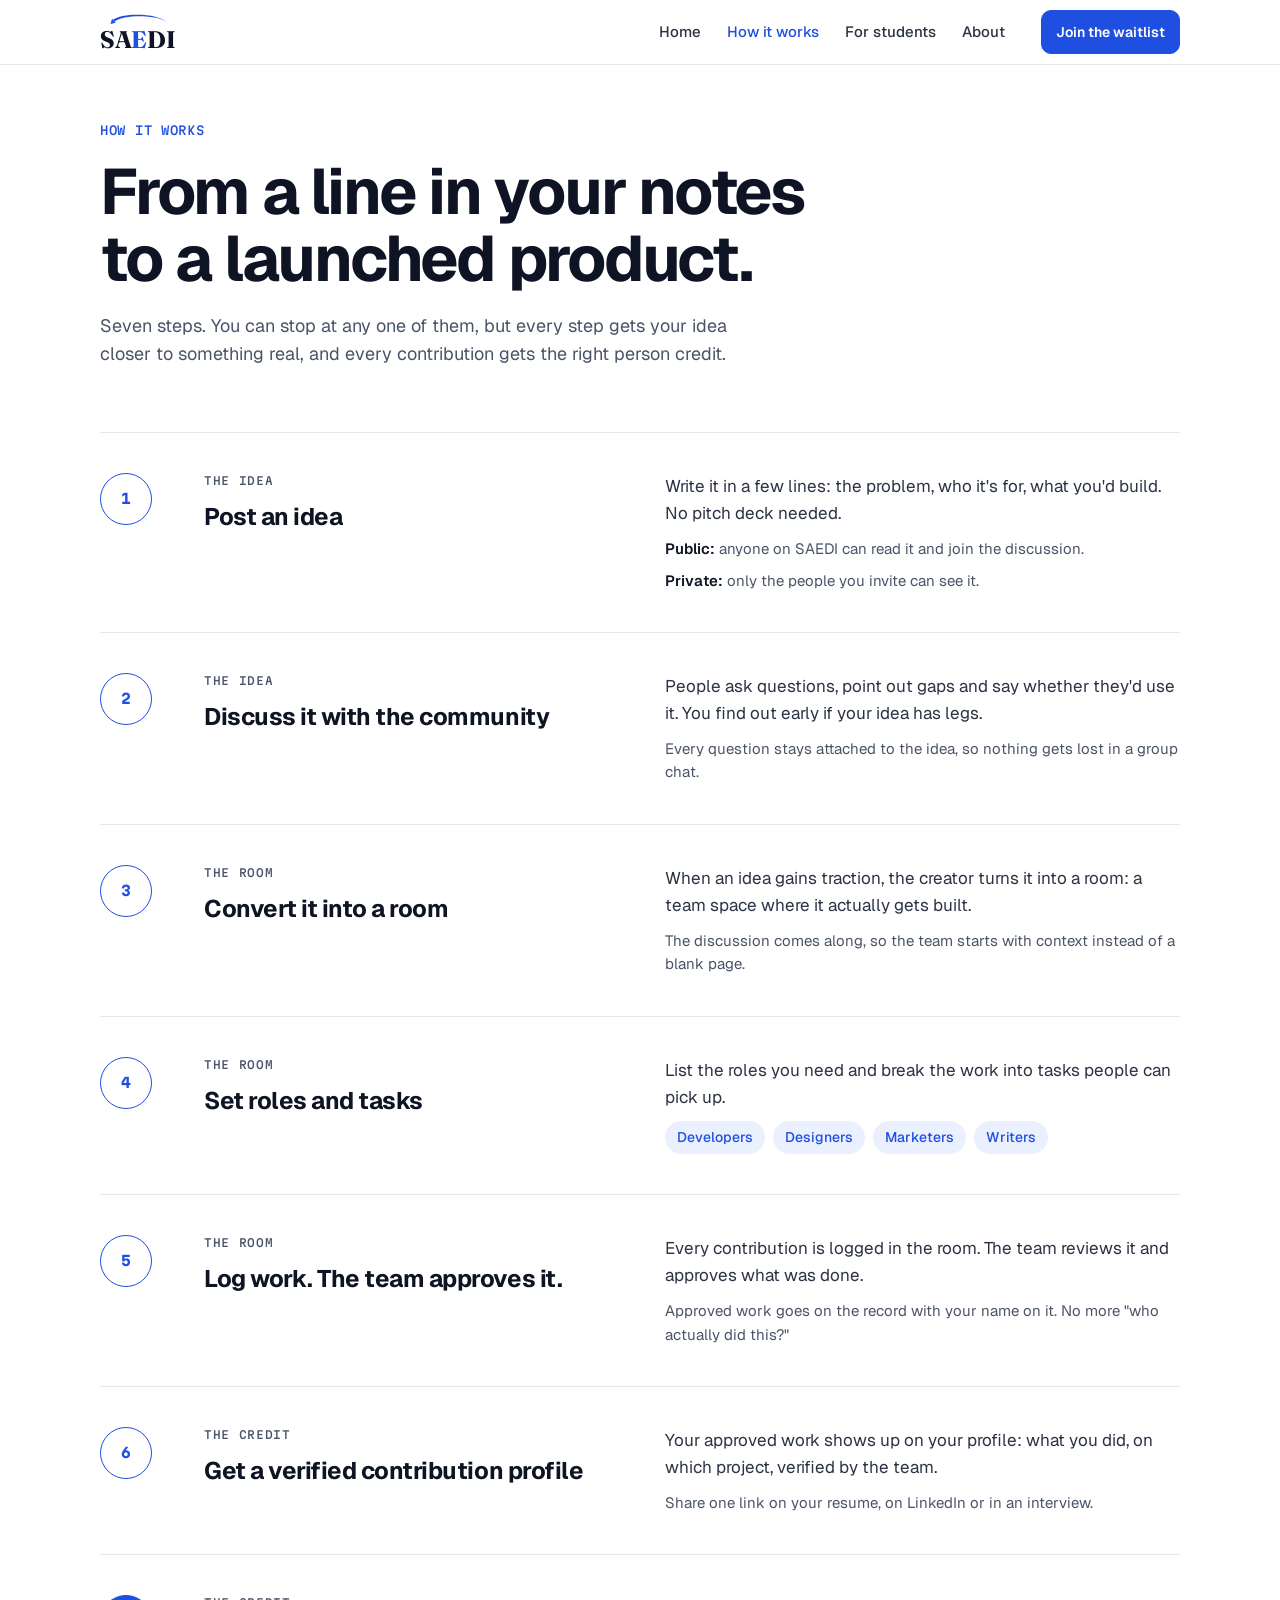
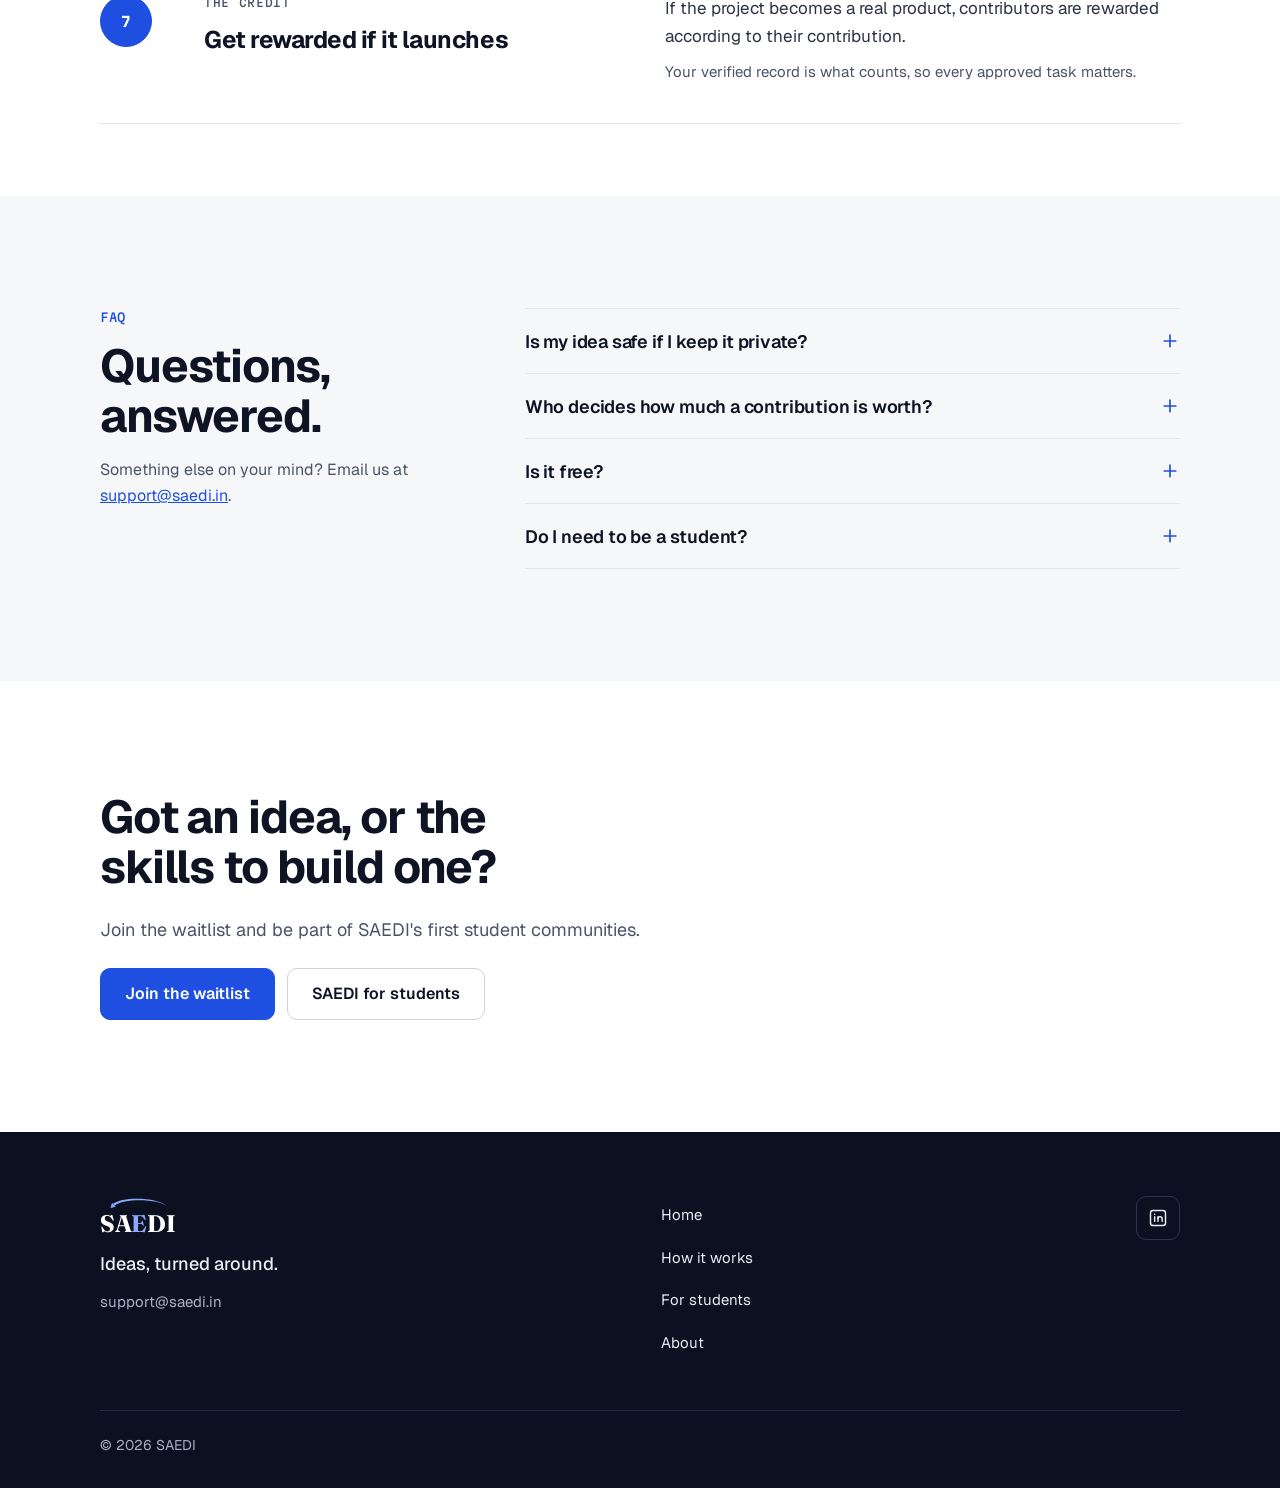
<file: how-it-works.html>
<!doctype html>
<html lang="en">
<head>
<meta charset="utf-8">
<meta name="viewport" content="width=device-width, initial-scale=1">
<title>How it works — SAEDI</title>
<meta name="description" content="Seven steps from a line in your notes to a launched product. Post an idea, discuss it, open a room, log work, and get verified credit.">
<meta name="theme-color" content="#1F4FE0">
<link rel="canonical" href="https://saedi.in/how-it-works.html">
<meta property="og:url" content="https://saedi.in/how-it-works.html">
<meta property="og:type" content="website">
<meta property="og:title" content="How it works — SAEDI">
<meta property="og:description" content="Seven steps from a line in your notes to a launched product.">
<link rel="icon" href="assets/favicon.svg" type="image/svg+xml">
<link rel="preconnect" href="https://fonts.googleapis.com">
<link rel="preconnect" href="https://fonts.gstatic.com" crossorigin>
<link rel="stylesheet" href="https://fonts.googleapis.com/css2?family=Geist:wght@400;500;600;700&family=Martian+Mono:wght@500;700;800&family=Fraunces:opsz,wght@9..144,700&display=swap">
<link rel="stylesheet" href="css/styles.css">
</head>
<body>

<header class="hdr">
  <div class="wrap hdr__row">
    <a class="wordmark" href="index.html" aria-label="SAEDI home">
      <svg viewBox="0 0 500 90" aria-hidden="true"><path d="M450 72 C 392 6, 148 2, 86 52 L 98 64 C 156 16, 388 16, 450 72 Z" fill="currentColor"/><path d="M70 79 L79.6 45 L104.4 71 Z" fill="currentColor"/></svg>
      <span class="wordmark__text">SA<span class="e">E</span>DI</span>
    </a>
    <nav class="nav" id="site-nav" aria-label="Main">
      <a href="index.html">Home</a>
      <a href="how-it-works.html" aria-current="page">How it works</a>
      <a href="for-students.html">For students</a>
      <a href="about.html">About</a>
    </nav>
    <a class="btn" href="index.html#waitlist">Join the waitlist</a>
    <button class="menu-btn" type="button" aria-label="Open menu" aria-controls="site-nav" aria-expanded="false">
      <svg class="ico-open" width="20" height="20" viewBox="0 0 24 24" fill="none" stroke="currentColor" stroke-width="2" stroke-linecap="round" aria-hidden="true"><path d="M4 7h16M4 12h16M4 17h16"/></svg>
      <svg class="ico-close" width="20" height="20" viewBox="0 0 24 24" fill="none" stroke="currentColor" stroke-width="2" stroke-linecap="round" aria-hidden="true"><path d="M6 6l12 12M18 6L6 18"/></svg>
    </button>
  </div>
</header>

<main>

  <section class="page-hero page-hero--tight">
    <div class="wrap col" style="--gap: 20px">
      <p class="eyebrow">How it works</p>
      <h1 class="page-hero__title">From a line in your notes to a launched product.</h1>
      <p class="lead" style="max-width: 56ch">Seven steps. You can stop at any one of them, but every step gets your idea closer to something real, and every contribution gets the right person credit.</p>
    </div>
  </section>

  <section class="journey" aria-label="The SAEDI journey">
    <div class="wrap">
      <ol>
        <li class="jstep">
          <span class="jstep__num" aria-hidden="true">1</span>
          <div class="jstep__body"><span class="phase">The idea</span><h2>Post an idea</h2></div>
          <div class="jstep__body">
            <p class="jstep__text">Write it in a few lines: the problem, who it's for, what you'd build. No pitch deck needed.</p>
            <ul class="jstep__list">
              <li><strong>Public:</strong> anyone on SAEDI can read it and join the discussion.</li>
              <li><strong>Private:</strong> only the people you invite can see it.</li>
            </ul>
          </div>
        </li>
        <li class="jstep">
          <span class="jstep__num" aria-hidden="true">2</span>
          <div class="jstep__body"><span class="phase">The idea</span><h2>Discuss it with the community</h2></div>
          <div class="jstep__body">
            <p class="jstep__text">People ask questions, point out gaps and say whether they'd use it. You find out early if your idea has legs.</p>
            <p class="jstep__sub">Every question stays attached to the idea, so nothing gets lost in a group chat.</p>
          </div>
        </li>
        <li class="jstep">
          <span class="jstep__num" aria-hidden="true">3</span>
          <div class="jstep__body"><span class="phase">The room</span><h2>Convert it into a room</h2></div>
          <div class="jstep__body">
            <p class="jstep__text">When an idea gains traction, the creator turns it into a room: a team space where it actually gets built.</p>
            <p class="jstep__sub">The discussion comes along, so the team starts with context instead of a blank page.</p>
          </div>
        </li>
        <li class="jstep">
          <span class="jstep__num" aria-hidden="true">4</span>
          <div class="jstep__body"><span class="phase">The room</span><h2>Set roles and tasks</h2></div>
          <div class="jstep__body">
            <p class="jstep__text">List the roles you need and break the work into tasks people can pick up.</p>
            <div class="chips">
              <span class="chip">Developers</span>
              <span class="chip">Designers</span>
              <span class="chip">Marketers</span>
              <span class="chip">Writers</span>
            </div>
          </div>
        </li>
        <li class="jstep">
          <span class="jstep__num" aria-hidden="true">5</span>
          <div class="jstep__body"><span class="phase">The room</span><h2>Log work. The team approves it.</h2></div>
          <div class="jstep__body">
            <p class="jstep__text">Every contribution is logged in the room. The team reviews it and approves what was done.</p>
            <p class="jstep__sub">Approved work goes on the record with your name on it. No more "who actually did this?"</p>
          </div>
        </li>
        <li class="jstep">
          <span class="jstep__num" aria-hidden="true">6</span>
          <div class="jstep__body"><span class="phase">The credit</span><h2>Get a verified contribution profile</h2></div>
          <div class="jstep__body">
            <p class="jstep__text">Your approved work shows up on your profile: what you did, on which project, verified by the team.</p>
            <p class="jstep__sub">Share one link on your resume, on LinkedIn or in an interview.</p>
          </div>
        </li>
        <li class="jstep">
          <span class="jstep__num jstep__num--fill" aria-hidden="true">7</span>
          <div class="jstep__body"><span class="phase">The credit</span><h2>Get rewarded if it launches</h2></div>
          <div class="jstep__body">
            <p class="jstep__text">If the project becomes a real product, contributors are rewarded according to their contribution.</p>
            <p class="jstep__sub">Your verified record is what counts, so every approved task matters.</p>
          </div>
        </li>
      </ol>
    </div>
  </section>

  <section class="sec sec--soft" aria-labelledby="faq-title">
    <div class="wrap faqgrid">
      <div class="col" style="--gap: 16px">
        <p class="eyebrow">FAQ</p>
        <h2 class="h2" id="faq-title">Questions, answered.</h2>
        <p style="font-size: 16px; line-height: 1.6; color: var(--muted)">Something else on your mind? Email us at <a href="mailto:support@saedi.in">support@saedi.in</a>.</p>
      </div>
      <div class="faq">
        <details>
          <summary>Is my idea safe if I keep it private?<svg class="pm" width="20" height="20" viewBox="0 0 24 24" fill="none" stroke="#1F4FE0" stroke-width="2" stroke-linecap="round" aria-hidden="true"><path d="M12 5v14M5 12h14"/></svg></summary>
          <p class="ans">Yes. A private idea is visible only to you and the people you invite. Nobody else can find it or discuss it. You can make it public whenever you're ready.</p>
        </details>
        <details>
          <summary>Who decides how much a contribution is worth?<svg class="pm" width="20" height="20" viewBox="0 0 24 24" fill="none" stroke="#1F4FE0" stroke-width="2" stroke-linecap="round" aria-hidden="true"><path d="M12 5v14M5 12h14"/></svg></summary>
          <p class="ans">The team. Every contribution is logged in the room and reviewed by the people you build with before it counts. [Add a line on how rewards are split once the policy is final.]</p>
        </details>
        <details>
          <summary>Is it free?<svg class="pm" width="20" height="20" viewBox="0 0 24 24" fill="none" stroke="#1F4FE0" stroke-width="2" stroke-linecap="round" aria-hidden="true"><path d="M12 5v14M5 12h14"/></svg></summary>
          <p class="ans">Joining the waitlist is free. [Confirm pricing for early access before launch.]</p>
        </details>
        <details>
          <summary>Do I need to be a student?<svg class="pm" width="20" height="20" viewBox="0 0 24 24" fill="none" stroke="#1F4FE0" stroke-width="2" stroke-linecap="round" aria-hidden="true"><path d="M12 5v14M5 12h14"/></svg></summary>
          <p class="ans">No. We're launching with college students in India first, so campuses get access early. Anyone can join the waitlist.</p>
        </details>
      </div>
    </div>
  </section>

  <section class="sec" aria-labelledby="cta-title">
    <div class="wrap cta">
      <h2 class="h2" id="cta-title" style="max-width: 18ch">Got an idea, or the skills to build one?</h2>
      <p class="lead" style="max-width: 48ch">Join the waitlist and be part of SAEDI's first student communities.</p>
      <div class="actions">
        <a class="btn btn--lg" href="index.html#waitlist">Join the waitlist</a>
        <a class="btn btn--ghost btn--lg" href="for-students.html">SAEDI for students</a>
      </div>
    </div>
  </section>

</main>

<footer class="ftr">
  <div class="wrap ftr__inner">
    <div class="ftr__row">
      <div class="ftr__brand">
        <a class="wordmark" href="index.html" aria-label="SAEDI home">
          <svg viewBox="0 0 500 90" aria-hidden="true"><path d="M450 72 C 392 6, 148 2, 86 52 L 98 64 C 156 16, 388 16, 450 72 Z" fill="currentColor"/><path d="M70 79 L79.6 45 L104.4 71 Z" fill="currentColor"/></svg>
          <span class="wordmark__text">SA<span class="e">E</span>DI</span>
        </a>
        <p class="ftr__tag">Ideas, turned around.</p>
        <a class="ftr__mail" href="mailto:support@saedi.in">support@saedi.in</a>
      </div>
      <nav class="ftr__nav" aria-label="Footer">
        <a href="index.html">Home</a>
        <a href="how-it-works.html">How it works</a>
        <a href="for-students.html">For students</a>
        <a href="about.html">About</a>
      </nav>
      <div class="ftr__soc">
        <a class="soc" href="https://www.linkedin.com/company/saedi-in/" target="_blank" rel="noopener" aria-label="SAEDI on LinkedIn"><svg width="20" height="20" viewBox="0 0 24 24" fill="none" stroke="currentColor" stroke-width="1.75" stroke-linecap="round" stroke-linejoin="round" aria-hidden="true"><rect x="3" y="3" width="18" height="18" rx="3"/><path d="M8 10.5V16"/><path d="M8 7.5v.01"/><path d="M12 16v-5.5"/><path d="M12 13a2.5 2.5 0 0 1 5 0v3"/></svg></a>
      </div>
    </div>
    <div class="ftr__legal">© 2026 SAEDI</div>
  </div>
</footer>

<script src="js/config.js"></script>
<script src="js/main.js"></script>
</body>
</html>
</file>
<file: css/styles.css>
/* ==========================================================================
   SAEDI — site stylesheet
   Built from the "SAEDI website" design canvas (design/project/*.dc.html).
   Sections: tokens, base, layout, header, buttons, type, footer,
             home, how it works, for students, about, waitlist form, motion
   ========================================================================== */

/* --- Tokens ------------------------------------------------------------- */
:root {
  color-scheme: light;

  --ink: #0E1424;
  --text: #2B3345;
  --muted: #4A5468;
  --muted-2: #5B6578;
  --faint: #A3ABBB;

  --line: #E3E6EC;
  --line-2: #E6E8EE;
  --line-3: #EEF0F4;

  --bg: #FFFFFF;
  --bg-soft: #F6F7F9;
  --bg-hover: #F3F5F8;
  --bg-tint: #F4F6FB;
  --bg-chip: #F1F3F6;
  --bg-photo: #E9ECF2;

  --blue: #1F4FE0;
  --blue-dark: #163BAD;
  --blue-tint: #EAF0FE;
  --blue-mid: #6A8CF0;
  --blue-pale: #DCE5FF;
  --blue-soft: #8FA8FF;

  --error: #B42318;

  --border-input: #C3C9D5;
  --border-ghost: #CDD2DC;
  --border-ghost-hover: #B7BECB;
  --border-ctl: #DDE1E8;

  --ftr-bg: #0B1120;
  --ftr-text: #E8ECF4;
  --ftr-muted: #A9B2C3;
  --ftr-line: #222C44;
  --ftr-soc: #2A3550;
  --ftr-soc-hover: #18213A;

  --font-body: 'Geist', system-ui, -apple-system, 'Segoe UI', sans-serif;
  --font-mono: 'Martian Mono', ui-monospace, Menlo, monospace;
  --font-serif: 'Fraunces', Georgia, serif;

  --shadow-card: 0 1px 2px rgba(14, 20, 36, .04), 0 16px 40px -16px rgba(14, 20, 36, .18);
  --shadow-form: 0 1px 2px rgba(14, 20, 36, .04), 0 16px 40px -20px rgba(14, 20, 36, .16);
  --shadow-float: 0 1px 2px rgba(14, 20, 36, .04), 0 10px 28px -14px rgba(14, 20, 36, .16);
}

/* --- Base --------------------------------------------------------------- */
*, *::before, *::after { box-sizing: border-box; }

html {
  -webkit-text-size-adjust: 100%;
  scroll-behavior: smooth;
  scroll-padding-top: 80px;
}

body {
  margin: 0;
  background: var(--bg);
  color: var(--ink);
  font-family: var(--font-body);
  font-size: 16px;
  line-height: 1.5;
  -webkit-font-smoothing: antialiased;
}

a { color: var(--blue); }
a:hover { color: var(--blue-dark); }

:focus-visible { outline: 2px solid var(--blue); outline-offset: 3px; border-radius: 6px; }

h1, h2, h3, p, figure, ul, ol { margin: 0; }
ul, ol { padding: 0; list-style: none; }
svg { display: block; }
img { display: block; max-width: 100%; height: auto; }
button { font: inherit; }

.sr-only {
  position: absolute; width: 1px; height: 1px; padding: 0; margin: -1px;
  overflow: hidden; clip: rect(0, 0, 0, 0); white-space: nowrap; border: 0;
}

/* --- Layout ------------------------------------------------------------- */
.wrap { width: 100%; max-width: 1160px; margin: 0 auto; padding-left: 20px; padding-right: 20px; }

.sec { padding: 72px 0; }
.sec--soft { background: var(--bg-soft); }

@media (min-width: 768px) {
  .wrap { padding-left: 40px; padding-right: 40px; }
  .sec { padding: 112px 0; }
}

.sec.sec--flush-top { padding-top: 0; }

/* generic vertical stack; override gap with --gap */
.col { display: flex; flex-direction: column; gap: var(--gap, 16px); }
.col--start { align-items: flex-start; }

/* section heading block; override width with --w */
.sec__head { display: flex; flex-direction: column; gap: 16px; max-width: var(--w, 640px); }
.sec__bar { display: flex; flex-wrap: wrap; align-items: flex-end; justify-content: space-between; gap: 24px; }

.actions { display: flex; flex-wrap: wrap; gap: 12px; }

/* --- Header ------------------------------------------------------------- */
.hdr {
  position: sticky; top: 0; z-index: 20;
  background: rgba(255, 255, 255, .95);
  border-bottom: 1px solid var(--line-2);
  -webkit-backdrop-filter: blur(10px);
  backdrop-filter: blur(10px);
}
.hdr__row { display: flex; flex-wrap: wrap; align-items: center; gap: 8px 12px; min-height: 64px; }

.wordmark {
  display: inline-flex; flex-direction: column; align-items: stretch; align-self: flex-start; gap: 2px;
  font-family: var(--font-serif); font-weight: 700;
  font-optical-sizing: none; font-variation-settings: 'opsz' 72;
  font-size: 24px; line-height: 1; letter-spacing: -.015em;
  color: var(--ink); text-decoration: none; padding: 8px 0;
}
.wordmark svg { width: 0; min-width: 100%; aspect-ratio: 500 / 90; height: auto; color: var(--blue); }
.wordmark .e { color: var(--blue); }
.wordmark__text { white-space: nowrap; }
.wordmark:hover { color: var(--ink); }
.hdr .wordmark { align-self: center; margin-right: auto; }

.nav { display: none; order: 5; flex-basis: 100%; flex-direction: column; padding: 4px 0 16px; }
.nav.is-open { display: flex; }
.nav a { color: var(--text); text-decoration: none; font-size: 16px; font-weight: 500; padding: 12px 8px; border-radius: 8px; }
.nav a:hover { color: var(--ink); background: var(--bg-hover); }
.nav a[aria-current="page"] { color: var(--blue); }

.menu-btn {
  display: inline-flex; align-items: center; justify-content: center;
  width: 44px; height: 44px; padding: 0;
  border: 1px solid var(--border-ctl); border-radius: 10px;
  background: #fff; color: var(--ink); cursor: pointer;
}
.menu-btn .ico-close { display: none; }
.menu-btn[aria-expanded="true"] .ico-open { display: none; }
.menu-btn[aria-expanded="true"] .ico-close { display: block; }

.hdr .btn { padding: 0 14px; font-size: 14px; }

@media (min-width: 920px) {
  .nav, .nav.is-open { display: flex; order: 0; flex-basis: auto; flex-direction: row; gap: 2px; padding: 0; margin-right: 12px; }
  .nav a { font-size: 15px; padding: 10px 12px; }
  .menu-btn { display: none; }
}

/* --- Buttons ------------------------------------------------------------ */
.btn {
  display: inline-flex; align-items: center; justify-content: center; gap: 8px;
  min-height: 44px; padding: 0 18px; border-radius: 10px;
  border: 1px solid var(--blue); background: var(--blue); color: #fff;
  font: inherit; font-size: 15px; font-weight: 600; text-decoration: none;
  cursor: pointer; white-space: nowrap;
}
.btn:hover { background: var(--blue-dark); border-color: var(--blue-dark); color: #fff; }
.btn:disabled { opacity: .7; cursor: default; }

.btn--ghost { background: #fff; color: var(--ink); border-color: var(--border-ghost); }
.btn--ghost:hover { background: var(--bg-hover); border-color: var(--border-ghost-hover); color: var(--ink); }

.btn--white { background: #fff; color: var(--blue); border-color: #fff; }
.btn--white:hover { background: var(--blue-tint); border-color: var(--blue-tint); color: var(--blue-dark); }

.btn--lg { min-height: 52px; padding: 0 24px; font-size: 16px; }
.btn--block { width: 100%; }

.link-more { display: inline-flex; align-items: center; gap: 8px; min-height: 44px; font-weight: 600; font-size: 16px; text-decoration: none; }

/* --- Type --------------------------------------------------------------- */
.eyebrow {
  font-family: var(--font-mono); font-size: 12px; font-weight: 500;
  letter-spacing: .06em; text-transform: uppercase; color: var(--blue);
}
.eyebrow--light { color: var(--blue-pale); }

.mono-lbl {
  font-family: var(--font-mono); font-size: 11px; font-weight: 500;
  letter-spacing: .06em; text-transform: uppercase; color: var(--muted);
}

.h2 { font-size: clamp(30px, 5vw, 46px); line-height: 1.08; letter-spacing: -.025em; font-weight: 700; text-wrap: balance; }
.lead { font-size: 18px; line-height: 1.55; color: var(--muted); text-wrap: pretty; }
.lead--lg { font-size: 20px; }
.note { font-size: 15px; line-height: 1.6; color: var(--muted); }

/* inner-page hero */
.page-hero { padding: 56px 0 72px; }
.page-hero--tight { padding-bottom: 24px; }
.page-hero__title { font-size: clamp(36px, 7vw, 64px); line-height: 1.04; letter-spacing: -.035em; font-weight: 700; text-wrap: balance; max-width: 16ch; }
.page-hero__title--students { font-size: clamp(38px, 7.4vw, 72px); line-height: 1.02; max-width: 14ch; }
.page-hero__title--about { font-size: clamp(36px, 7vw, 68px); max-width: 18ch; }

/* --- Footer ------------------------------------------------------------- */
.ftr { background: var(--ftr-bg); color: var(--ftr-text); }
.ftr a { color: var(--ftr-text); text-decoration: none; }
.ftr a:hover { color: #fff; text-decoration: underline; }
.ftr__inner { padding-top: 64px; padding-bottom: 32px; display: flex; flex-direction: column; gap: 48px; }
.ftr__row { display: flex; flex-wrap: wrap; justify-content: space-between; gap: 40px 64px; }
.ftr__brand { display: flex; flex-direction: column; gap: 14px; max-width: 320px; }
.ftr .wordmark { color: #fff; padding: 0; }
.ftr .wordmark svg, .ftr .wordmark .e { color: var(--blue-soft); }
.ftr__tag { font-size: 18px; font-weight: 500; color: var(--ftr-text); }
.ftr a.ftr__mail { font-size: 15px; color: var(--ftr-muted); }
.ftr__nav { display: flex; flex-direction: column; gap: 4px; font-size: 15px; }
.ftr__nav a { padding: 8px 0; }
.ftr__soc { display: flex; gap: 10px; align-items: flex-start; }
.soc { display: inline-flex; align-items: center; justify-content: center; width: 44px; height: 44px; border: 1px solid var(--ftr-soc); border-radius: 10px; }
.soc:hover { background: var(--ftr-soc-hover); }
.ftr__legal { border-top: 1px solid var(--ftr-line); padding-top: 24px; font-size: 14px; color: var(--ftr-muted); }

/* ==========================================================================
   HOME
   ========================================================================== */

/* --- Hero --------------------------------------------------------------- */
.hero { padding: 40px 0 72px; }
.hero__grid { display: grid; gap: 56px; align-items: center; }
.hero__copy { display: flex; flex-direction: column; gap: 28px; align-items: flex-start; min-width: 0; }
.hero__title-block { display: flex; flex-direction: column; gap: 6px; }
.hero__tagline { font-size: clamp(30px, 5.4vw, 48px); line-height: 1.05; font-weight: 700; letter-spacing: -.03em; }
.hero__tagline em { font-style: normal; color: var(--blue); }
.hero__lead { max-width: 30ch; font-size: 20px; color: var(--text); }
.hero__fig { min-width: 0; }

@media (min-width: 960px) {
  .hero { padding: 96px 0 128px; }
  .hero__grid { grid-template-columns: minmax(0, 1.15fr) minmax(0, 1fr); gap: 72px; }
}

/* IDEAS → SAEDI letter flip */
.flip {
  display: flex;
  font-family: var(--font-mono); font-weight: 800;
  font-size: clamp(60px, 17vw, 148px); line-height: 1; letter-spacing: 0;
  color: var(--ink); perspective: 800px;
}
.flip .l { display: inline-block; width: 1ch; text-align: center; animation: turnA 1.3s cubic-bezier(.65, 0, .3, 1) .9s both; }
.flip.re .l { animation-name: turnB; animation-delay: .15s; }
.l1 { --dx: 4ch;  --dy: -.3em; }
.l2 { --dx: 2ch;  --dy: .22em; }
.l3 { --dx: 0ch;  --dy: 0em; }
.l4 { --dx: -2ch; --dy: -.22em; }
.l5 { --dx: -4ch; --dy: .3em; }

@keyframes turnA {
  0%   { transform: translate(0, 0) rotateY(0deg); color: var(--faint); }
  50%  { transform: translate(calc(var(--dx) / 2), var(--dy)) rotateY(180deg); color: var(--muted-2); }
  100% { transform: translate(var(--dx), 0) rotateY(360deg); color: var(--ink); }
}
@keyframes turnB {
  0%   { transform: translate(0, 0) rotateY(0deg); color: var(--faint); }
  50%  { transform: translate(calc(var(--dx) / 2), var(--dy)) rotateY(180deg); color: var(--muted-2); }
  100% { transform: translate(var(--dx), 0) rotateY(360deg); color: var(--ink); }
}

.flip-note { display: flex; align-items: center; gap: 8px; flex-wrap: wrap; }
.flip-note__text { font-family: var(--font-mono); font-size: 13px; color: var(--muted); }
.replay {
  display: inline-flex; align-items: center; gap: 6px; min-height: 44px; padding: 0 10px;
  border: 0; border-radius: 8px; background: transparent; color: var(--muted);
  font: inherit; font-size: 13px; font-weight: 500; cursor: pointer;
}
.replay:hover { background: var(--bg-hover); color: var(--ink); }

/* --- Contribution record card (hero figure) ------------------------------ */
.panel { background: var(--bg-tint); border-radius: 24px; padding: clamp(16px, 4vw, 36px); }

.record {
  background: #fff; border: 1px solid var(--line); border-radius: 16px;
  box-shadow: var(--shadow-card); padding: 22px;
  display: flex; flex-direction: column; gap: 18px;
}
.record__top { display: flex; align-items: center; justify-content: space-between; gap: 12px; }
.tag { font-size: 12px; font-weight: 600; color: var(--muted); border: 1px solid var(--border-ctl); border-radius: 999px; padding: 3px 10px; }
.record__room { display: flex; flex-direction: column; gap: 4px; }
.record__room-lbl { font-size: 13px; color: var(--muted); }
.record__room-name { font-size: 18px; font-weight: 600; letter-spacing: -.01em; }
.record__list { display: flex; flex-direction: column; }
.record__item { display: flex; align-items: center; gap: 12px; padding: 14px 0; border-top: 1px solid var(--line-3); }
.record__task { flex: 1; min-width: 0; display: flex; flex-direction: column; gap: 4px; }
.record__task-name { font-size: 15px; font-weight: 500; }
.record__task-role { font-size: 13px; color: var(--muted); }
.record__foot { display: flex; align-items: center; gap: 8px; padding-top: 14px; border-top: 1px solid var(--line-3); font-size: 13px; color: var(--muted); }

.pill {
  display: inline-flex; align-items: center; gap: 6px;
  font-size: 13px; font-weight: 600; color: var(--blue); background: var(--blue-tint);
  border-radius: 999px; padding: 5px 10px;
}
.pill--muted { color: var(--muted); background: var(--bg-chip); }

/* --- The problem -------------------------------------------------------- */
.problems { display: grid; grid-template-columns: repeat(auto-fit, minmax(min(280px, 100%), 1fr)); gap: 40px; }
.problem { display: flex; flex-direction: column; gap: 12px; }
.problem__num { font-family: var(--font-mono); font-size: 14px; font-weight: 700; color: var(--blue); }
.problem h3 { font-size: 21px; font-weight: 600; letter-spacing: -.01em; }
.problem p { font-size: 16px; line-height: 1.6; color: var(--muted); }

/* --- The turnaround (animated flow) ------------------------------------- */
.flow {
  display: grid; gap: 28px;
  background: #fff; border: 1px solid var(--line); border-radius: 24px;
  padding: clamp(20px, 4vw, 40px);
}
@media (min-width: 900px) {
  .flow { grid-template-columns: minmax(0, .85fr) minmax(0, 1.15fr); gap: 56px; align-items: center; }
}
.flow__intro { display: flex; flex-direction: column; gap: 20px; }
.flow__head { display: flex; flex-direction: column; gap: 10px; }
.flow__title { font-size: clamp(24px, 3.4vw, 32px); line-height: 1.12; font-weight: 700; letter-spacing: -.02em; }

.stl { display: flex; flex-direction: column; gap: 4px; }
.st {
  display: flex; align-items: center; gap: 14px; min-height: 48px; padding: 10px 14px;
  border-radius: 12px; font-size: 16px; font-weight: 500; color: var(--muted);
  animation: stHi 20s infinite;
}
.st .n {
  flex: none; display: inline-flex; align-items: center; justify-content: center;
  width: 28px; height: 28px; border-radius: 999px; border: 1.5px solid var(--border-input);
  font-family: var(--font-mono); font-size: 12px; font-weight: 700; color: var(--muted);
  animation: stN 20s infinite;
}
@keyframes stHi {
  0%, 19%    { background: var(--blue-tint); color: var(--ink); }
  20.5%, 100% { background: transparent; color: var(--muted); }
}
@keyframes stN {
  0%, 19%    { background: var(--blue); border-color: var(--blue); color: #fff; }
  20.5%, 100% { background: transparent; border-color: var(--border-input); color: var(--muted); }
}

.stagebox { position: relative; height: 430px; background: var(--bg-tint); border-radius: 18px; overflow: hidden; }
@media (min-width: 900px) { .stagebox { height: 400px; } }

.sc {
  position: absolute; top: 20px; right: 20px; bottom: 20px; left: 20px;
  display: flex; flex-direction: column; justify-content: center; gap: 10px;
  opacity: 0; animation: scn 20s infinite;
}
@keyframes scn {
  0%    { opacity: 0; transform: translateY(10px); }
  2.5%  { opacity: 1; transform: none; }
  18.5% { opacity: 1; transform: none; }
  20.5% { opacity: 0; transform: translateY(-6px); }
  100%  { opacity: 0; }
}
.pop { opacity: 0; animation: pop 20s infinite; }
@keyframes pop {
  0%   { opacity: 0; transform: translateY(8px); }
  2%   { opacity: 1; transform: none; }
  17%  { opacity: 1; }
  18%  { opacity: 0; }
  100% { opacity: 0; }
}
.flow:hover .st, .flow:hover .st .n, .flow:hover .sc, .flow:hover .pop { animation-play-state: paused; }

.fcard { background: #fff; border: 1px solid var(--line); border-radius: 14px; padding: 16px; box-shadow: var(--shadow-float); }
.fcard--col { display: flex; flex-direction: column; gap: 12px; }
.fcard--col-lg { display: flex; flex-direction: column; gap: 14px; }
.fcard--bar { padding: 12px 16px; }
.fcard__row { display: flex; justify-content: space-between; align-items: center; gap: 8px; }
.fcard__row--divided { padding-bottom: 10px; border-bottom: 1px solid var(--line-3); }
.fcard__title { font-size: 19px; font-weight: 600; letter-spacing: -.01em; }
.fcard__title--sm { font-size: 15px; }
.fcard__title--md { font-size: 16px; }
.fcard__title--lg { font-size: 17px; }
.fcard__text { font-size: 14px; line-height: 1.55; color: var(--muted); }
.fcard__meta { font-size: 13px; color: var(--muted); padding-top: 10px; border-top: 1px solid var(--line-3); }
.fcard__line { display: flex; justify-content: space-between; gap: 8px; font-size: 14px; padding-top: 10px; border-top: 1px solid var(--line-3); }
.fcard__line b { color: var(--blue); font-weight: 600; }

.badge { font-size: 12px; font-weight: 600; color: var(--blue); background: var(--blue-tint); border-radius: 999px; padding: 3px 10px; }
.badge--live { display: inline-flex; align-items: center; gap: 6px; font-weight: 700; color: #fff; background: var(--blue); padding: 4px 10px; }
.badge--live i { width: 6px; height: 6px; border-radius: 999px; background: #fff; }
.lock { display: inline-flex; align-items: center; gap: 6px; font-size: 12px; font-weight: 600; color: var(--muted); }

.room-head { display: flex; align-items: center; gap: 10px; }
.room-head__ico { display: inline-flex; align-items: center; justify-content: center; width: 32px; height: 32px; border-radius: 10px; background: var(--blue); color: #fff; }
.room-head__text { display: flex; flex-direction: column; }
.roles { display: grid; grid-template-columns: repeat(2, minmax(0, 1fr)); gap: 8px; }
.role { border: 1px solid var(--blue); background: var(--blue-tint); border-radius: 10px; padding: 10px; display: flex; flex-direction: column; gap: 2px; }
.role__name { font-size: 14px; font-weight: 600; }
.role__state { font-size: 12px; font-weight: 600; color: var(--blue); }
.role--open { border: 1px dashed var(--border-input); background: transparent; }
.role--open .role__state { font-weight: 400; color: var(--muted); }

.bub { display: flex; gap: 10px; align-items: flex-start; }
.av { flex: none; display: inline-flex; align-items: center; justify-content: center; width: 30px; height: 30px; border-radius: 999px; background: var(--blue-tint); color: var(--blue); font-size: 12px; font-weight: 700; }
.msg { background: #fff; border: 1px solid var(--line); border-radius: 12px; padding: 8px 12px; font-size: 14px; line-height: 1.45; display: flex; flex-direction: column; gap: 2px; }
.msg small { font-size: 12px; color: var(--muted); font-weight: 500; }
.msg--me { align-self: flex-end; background: var(--blue); color: #fff; border-radius: 12px; padding: 8px 12px; font-size: 14px; line-height: 1.45; max-width: 80%; }

/* --- How it works (home summary) ---------------------------------------- */
.steps { display: grid; grid-template-columns: repeat(auto-fit, minmax(min(230px, 100%), 1fr)); gap: 40px 28px; }
.step { display: flex; flex-direction: column; gap: 12px; padding-top: 20px; border-top: 2px solid var(--line); }
.step--accent { border-top-color: var(--blue); }
.step__num { font-family: var(--font-mono); font-size: 13px; font-weight: 700; color: var(--blue); }
.step h3 { font-size: 22px; font-weight: 600; letter-spacing: -.01em; }
.step p { font-size: 16px; line-height: 1.6; color: var(--muted); }

/* --- Who it's for ------------------------------------------------------- */
.who { display: grid; gap: 20px; }
@media (min-width: 860px) { .who { grid-template-columns: repeat(2, minmax(0, 1fr)); } }
.who__card { border: 1px solid var(--line); border-radius: 20px; padding: clamp(24px, 4vw, 40px); display: flex; flex-direction: column; gap: 20px; }
.who__card h3 { font-size: 26px; font-weight: 700; letter-spacing: -.02em; }
.who__card p { font-size: 17px; line-height: 1.6; color: var(--muted); }
.who__card--blue { background: var(--blue); border-color: var(--blue); color: #fff; }
.who__card--blue p { color: var(--blue-pale); }

.checks { display: flex; flex-direction: column; gap: 12px; font-size: 16px; line-height: 1.5; }
.checks li { display: flex; gap: 10px; }
.checks svg { flex: none; margin-top: 2px; }

.chips { display: flex; flex-wrap: wrap; gap: 8px; }
.chip { font-size: 14px; font-weight: 500; color: var(--blue); background: var(--blue-tint); border-radius: 999px; padding: 6px 12px; }
.chip--outline { color: inherit; background: transparent; border: 1px solid rgba(255, 255, 255, .4); }

/* --- Waitlist section --------------------------------------------------- */
.wl { display: grid; gap: 40px; align-items: start; }
@media (min-width: 960px) { .wl { grid-template-columns: minmax(0, .9fr) minmax(0, 1.1fr); gap: 72px; } }

/* ==========================================================================
   HOW IT WORKS
   ========================================================================== */
.journey { padding: 40px 0 72px; }
.jstep { display: grid; grid-template-columns: 44px minmax(0, 1fr); gap: 4px 18px; padding: 32px 0; border-top: 1px solid var(--line); }
.jstep:last-child { border-bottom: 1px solid var(--line); }
.jstep__num {
  grid-row: span 3; display: inline-flex; align-items: center; justify-content: center;
  width: 44px; height: 44px; border-radius: 999px; border: 1.5px solid var(--blue); color: var(--blue);
  font-family: var(--font-mono); font-size: 14px; font-weight: 700;
}
.jstep__num--fill { background: var(--blue); color: #fff; }
.jstep__body { display: flex; flex-direction: column; gap: 10px; }
.jstep h2 { font-size: 24px; font-weight: 700; letter-spacing: -.02em; }
.jstep__text { font-size: 17px; line-height: 1.6; color: var(--text); }
.jstep__sub { font-size: 15px; line-height: 1.55; color: var(--muted); }
.jstep__list { display: flex; flex-direction: column; gap: 8px; font-size: 15px; line-height: 1.55; color: var(--muted); }
.jstep__list strong { color: var(--ink); font-weight: 600; }
.phase { font-family: var(--font-mono); font-size: 11px; font-weight: 500; letter-spacing: .06em; text-transform: uppercase; color: var(--muted); }

@media (min-width: 860px) {
  .jstep { grid-template-columns: 64px minmax(0, .9fr) minmax(0, 1.1fr); gap: 0 40px; padding: 40px 0; }
  .jstep__num { grid-row: auto; width: 52px; height: 52px; }
}

.faqgrid { display: grid; gap: 32px; }
@media (min-width: 960px) { .faqgrid { grid-template-columns: minmax(0, .7fr) minmax(0, 1.3fr); gap: 72px; } }
.faq details { border-top: 1px solid var(--line); }
.faq details:last-child { border-bottom: 1px solid var(--line); }
.faq summary {
  list-style: none; cursor: pointer;
  display: flex; align-items: center; justify-content: space-between; gap: 16px;
  min-height: 64px; padding: 16px 0; font-size: 18px; font-weight: 600; letter-spacing: -.01em;
}
.faq summary::-webkit-details-marker { display: none; }
.faq .pm { flex: none; transition: transform .2s ease; }
.faq details[open] .pm { transform: rotate(45deg); }
.faq .ans { padding: 0 0 24px; font-size: 16px; line-height: 1.65; color: var(--muted); max-width: 68ch; }

.cta { display: flex; flex-direction: column; align-items: flex-start; gap: 24px; }

/* ==========================================================================
   FOR STUDENTS
   ========================================================================== */
.gcards { display: grid; grid-template-columns: repeat(auto-fit, minmax(min(250px, 100%), 1fr)); gap: 16px; }
.gcard { display: flex; flex-direction: column; gap: 14px; padding: 28px; border: 1px solid var(--line); border-radius: 18px; background: #fff; }
.gcard h3 { font-size: 20px; font-weight: 600; letter-spacing: -.01em; }
.gcard p { font-size: 16px; line-height: 1.6; color: var(--muted); }
.icon { display: inline-flex; align-items: center; justify-content: center; width: 48px; height: 48px; border-radius: 12px; background: var(--blue-tint); color: var(--blue); }

.campus { display: grid; gap: 20px; }
@media (min-width: 960px) { .campus { grid-template-columns: minmax(0, 1.3fr) minmax(0, 1fr); } }
.campus__side { display: flex; flex-direction: column; gap: 20px; }
.campus__side .card { flex: 1; }

.card { border: 1px solid var(--line); border-radius: 20px; padding: 28px; display: flex; flex-direction: column; gap: 12px; }
.card h3 { font-size: 21px; font-weight: 700; letter-spacing: -.015em; }
.card p { font-size: 16px; line-height: 1.6; color: var(--muted); }
.card--lg { padding: clamp(24px, 4vw, 40px); gap: 20px; }
.card--lg h3 { font-size: 26px; letter-spacing: -.02em; }
.card--lg p { font-size: 17px; }

.sprint__top { display: flex; flex-wrap: wrap; align-items: baseline; justify-content: space-between; gap: 8px; }
.sprint__len { font-family: var(--font-mono); font-size: 13px; font-weight: 700; color: var(--blue); }
.sprint__plan { display: flex; flex-direction: column; gap: 10px; padding-top: 8px; }
.weeks { display: grid; grid-template-columns: repeat(4, minmax(0, 1fr)); gap: 6px; }
.weeks__bar span { height: 8px; border-radius: 4px; background: var(--blue-mid); }
.weeks__bar span:first-child { background: var(--blue); }
.weeks__bar span:last-child { background: var(--ink); }
.weeks__labels { font-size: 14px; line-height: 1.4; color: var(--muted); }
.weeks__labels li { display: flex; flex-direction: column; gap: 2px; }
.weeks__labels strong { color: var(--ink); font-weight: 600; }

.sec--banner { padding: 0 0 72px; }
.banner {
  background: var(--blue); color: #fff; border-radius: 24px; padding: clamp(28px, 6vw, 64px);
  display: flex; flex-wrap: wrap; align-items: flex-end; justify-content: space-between; gap: 32px;
}
.banner__copy { display: flex; flex-direction: column; gap: 16px; max-width: 600px; }
.banner h2 { font-size: clamp(30px, 5vw, 44px); line-height: 1.08; letter-spacing: -.025em; font-weight: 700; }
.banner p { font-size: 18px; line-height: 1.55; color: var(--blue-pale); }

/* ==========================================================================
   ABOUT
   ========================================================================== */
.founder { display: grid; gap: 36px; align-items: center; }
@media (min-width: 860px) { .founder { grid-template-columns: minmax(0, .8fr) minmax(0, 1.2fr); gap: 72px; } }
.founder__fig { display: flex; flex-direction: column; gap: 12px; }
.founder__photo {
  aspect-ratio: 4 / 5; width: 100%; max-width: 420px; border-radius: 20px;
  background: var(--bg-photo); border: 1.5px dashed var(--border-ghost-hover);
  display: flex; flex-direction: column; align-items: center; justify-content: center; gap: 12px; color: var(--muted);
  overflow: hidden;
}
.founder__photo span { font-size: 14px; font-weight: 600; }
.founder__photo img { width: 100%; height: 100%; object-fit: cover; }
.founder__copy { display: flex; flex-direction: column; gap: 20px; align-items: flex-start; }
.founder__name { display: flex; flex-direction: column; gap: 6px; }
.founder__role { font-size: 17px; color: var(--muted); }
.founder__bio { font-size: 18px; line-height: 1.65; color: var(--text); max-width: 56ch; }

.stage { display: grid; gap: 40px; }
@media (min-width: 960px) { .stage { grid-template-columns: repeat(2, minmax(0, 1fr)); gap: 72px; } }
.stage__lead { font-size: 20px; line-height: 1.55; color: var(--ink); font-weight: 500; }
.stage__text { font-size: 17px; line-height: 1.65; color: var(--muted); }
.stage__actions { padding-top: 8px; }

.sec--contact { padding: 0 0 96px; }
.contact { border-top: 1px solid var(--line); padding-top: 48px; display: flex; flex-wrap: wrap; align-items: flex-end; justify-content: space-between; gap: 24px; }
.contact__copy { display: flex; flex-direction: column; gap: 12px; }
.contact h2 { font-size: 28px; font-weight: 700; letter-spacing: -.02em; }
.contact p { font-size: 17px; line-height: 1.6; color: var(--muted); }
.contact__mail {
  font-size: clamp(22px, 4vw, 34px); font-weight: 600; letter-spacing: -.02em;
  text-decoration: underline; text-underline-offset: 6px; text-decoration-thickness: 2px;
  overflow-wrap: anywhere;
}

/* ==========================================================================
   WAITLIST FORM (shared component)
   ========================================================================== */
.wl-form {
  color: var(--ink); background: #fff; border: 1px solid var(--line); border-radius: 20px;
  padding: clamp(20px, 4vw, 36px); width: 100%; box-shadow: var(--shadow-form);
}
.wl-form form { display: flex; flex-direction: column; gap: 22px; }
.wl-form__row { display: grid; grid-template-columns: repeat(auto-fit, minmax(min(220px, 100%), 1fr)); gap: 18px; }

.field { display: flex; flex-direction: column; gap: 8px; }
.field label { font-size: 14px; font-weight: 600; }
.field .opt { font-weight: 400; color: var(--muted-2); }
.input {
  font: inherit; font-size: 16px; color: var(--ink); height: 48px; padding: 0 14px;
  border: 1px solid var(--border-input); border-radius: 10px; background: #fff; width: 100%;
}
.input::placeholder { color: var(--muted-2); opacity: 1; }

.wl-form fieldset { border: 0; margin: 0; padding: 0; display: flex; flex-direction: column; gap: 10px; min-width: 0; }
.wl-form legend { font-size: 14px; font-weight: 600; padding: 0; margin-bottom: 10px; }
.choices { display: grid; grid-template-columns: repeat(auto-fit, minmax(min(150px, 100%), 1fr)); gap: 10px; }
.choice {
  display: flex; align-items: center; gap: 10px; min-height: 52px; padding: 12px 14px;
  border-radius: 12px; border: 1.5px solid var(--border-input); background: #fff;
  font-size: 15px; font-weight: 500; cursor: pointer;
}
.choice input { width: 18px; height: 18px; margin: 0; accent-color: var(--blue); flex: none; }
.choice.is-selected, .choice:has(input:checked) { border-color: var(--blue); background: var(--blue-tint); }

/* honeypot: off-screen, never shown to people */
.hp { position: absolute; left: -10000px; top: auto; width: 1px; height: 1px; overflow: hidden; }

.wl-form__submit { display: flex; flex-direction: column; gap: 12px; }
.wl-form__fine { font-size: 13px; line-height: 1.5; color: var(--muted-2); text-align: center; }
.wl-form__error { font-size: 14px; line-height: 1.5; color: var(--error); }
.wl-form__error a { color: inherit; }

.wl-form__done { display: none; flex-direction: column; align-items: flex-start; gap: 16px; padding: 12px 0; }
.wl-form.is-done form { display: none; }
.wl-form.is-done .wl-form__done { display: flex; }
.wl-form__check { display: inline-flex; align-items: center; justify-content: center; width: 56px; height: 56px; border-radius: 999px; background: var(--blue-tint); color: var(--blue); }
.wl-form__done h3 { font-size: 28px; line-height: 1.15; font-weight: 700; letter-spacing: -.02em; }
.wl-form__done p { font-size: 17px; line-height: 1.6; color: var(--muted); }
.wl-form__done strong { color: var(--ink); font-weight: 600; }

/* ==========================================================================
   MOTION
   ========================================================================== */
@media (prefers-reduced-motion: reduce) {
  html { scroll-behavior: auto; }
  .flip .l { animation: none !important; transform: translateX(var(--dx)); color: var(--ink); }
  .replay { display: none; }
  .st, .st .n { animation: none; }
  .stagebox { height: auto; display: flex; flex-direction: column; gap: 20px; padding: 20px; }
  .sc { position: static; opacity: 1; animation: none; }
  .pop { opacity: 1; animation: none; }
  .faq .pm { transition: none; }
}
</file>
